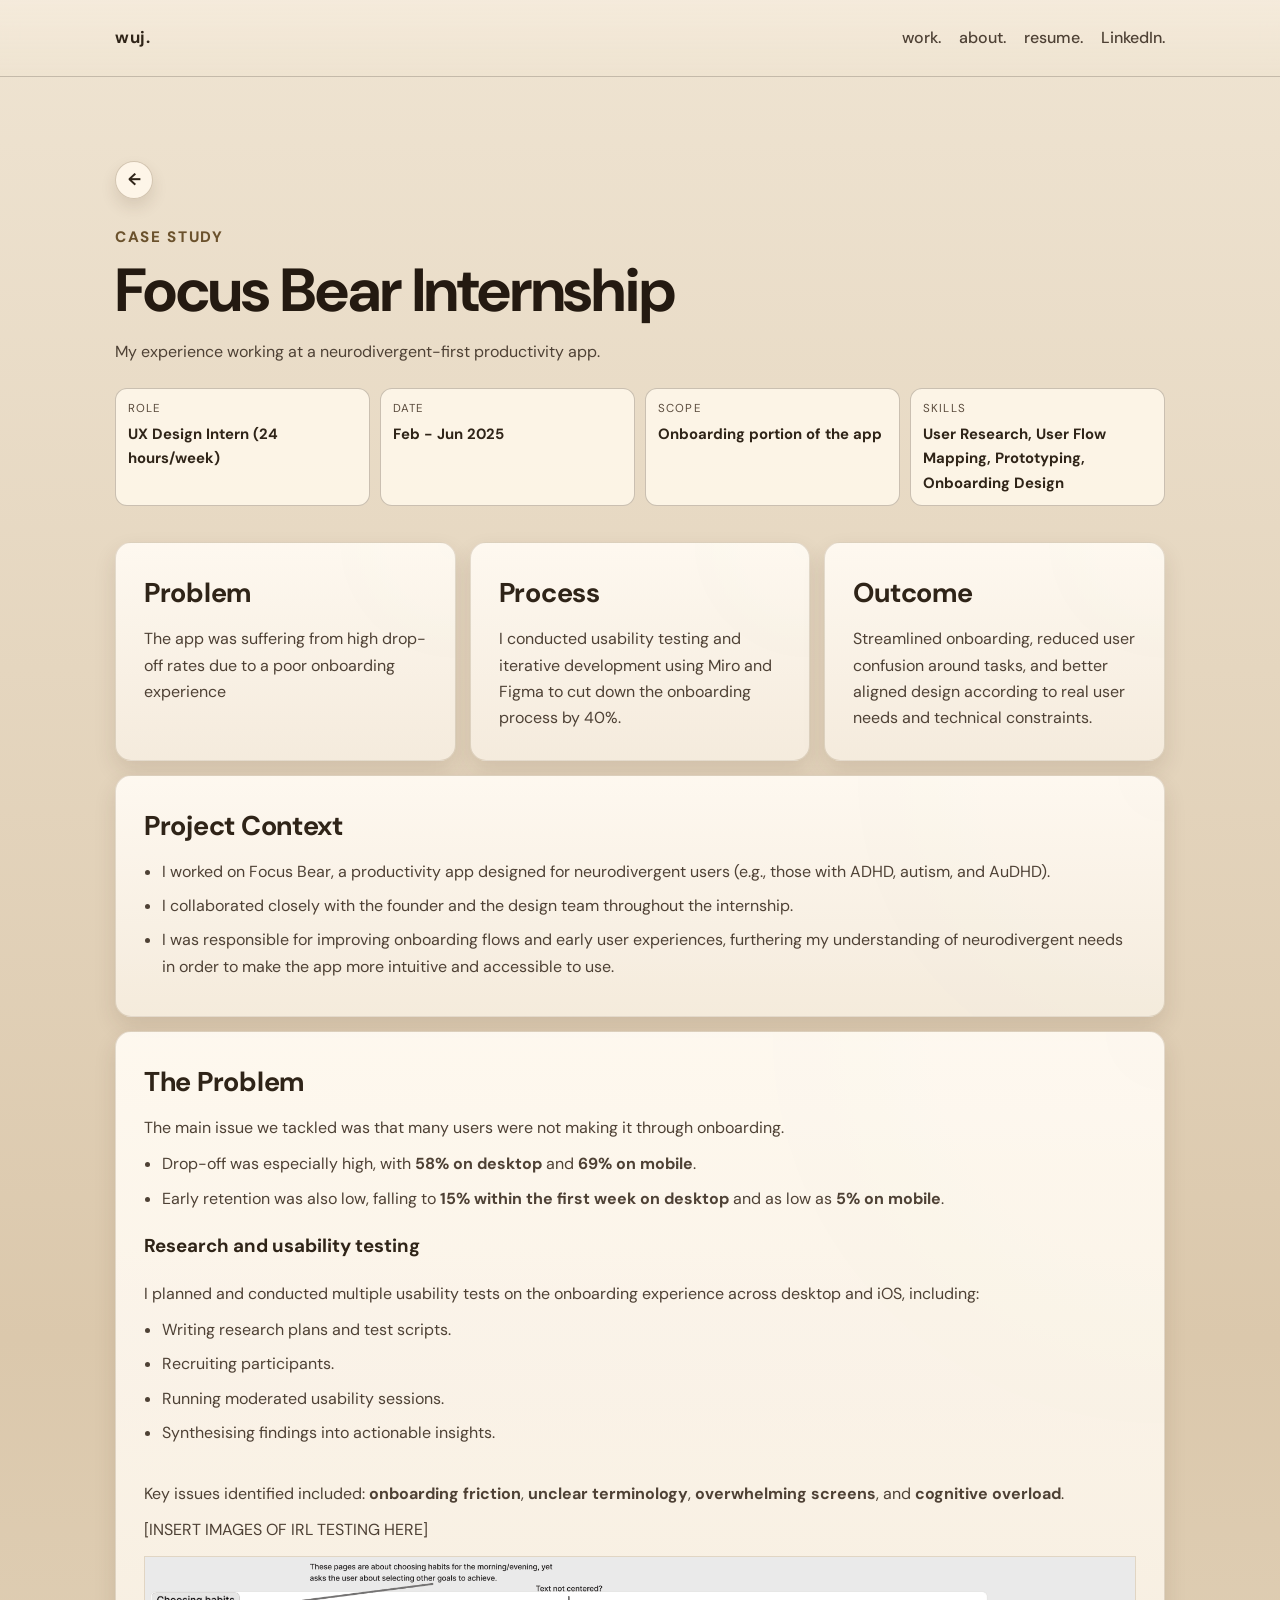
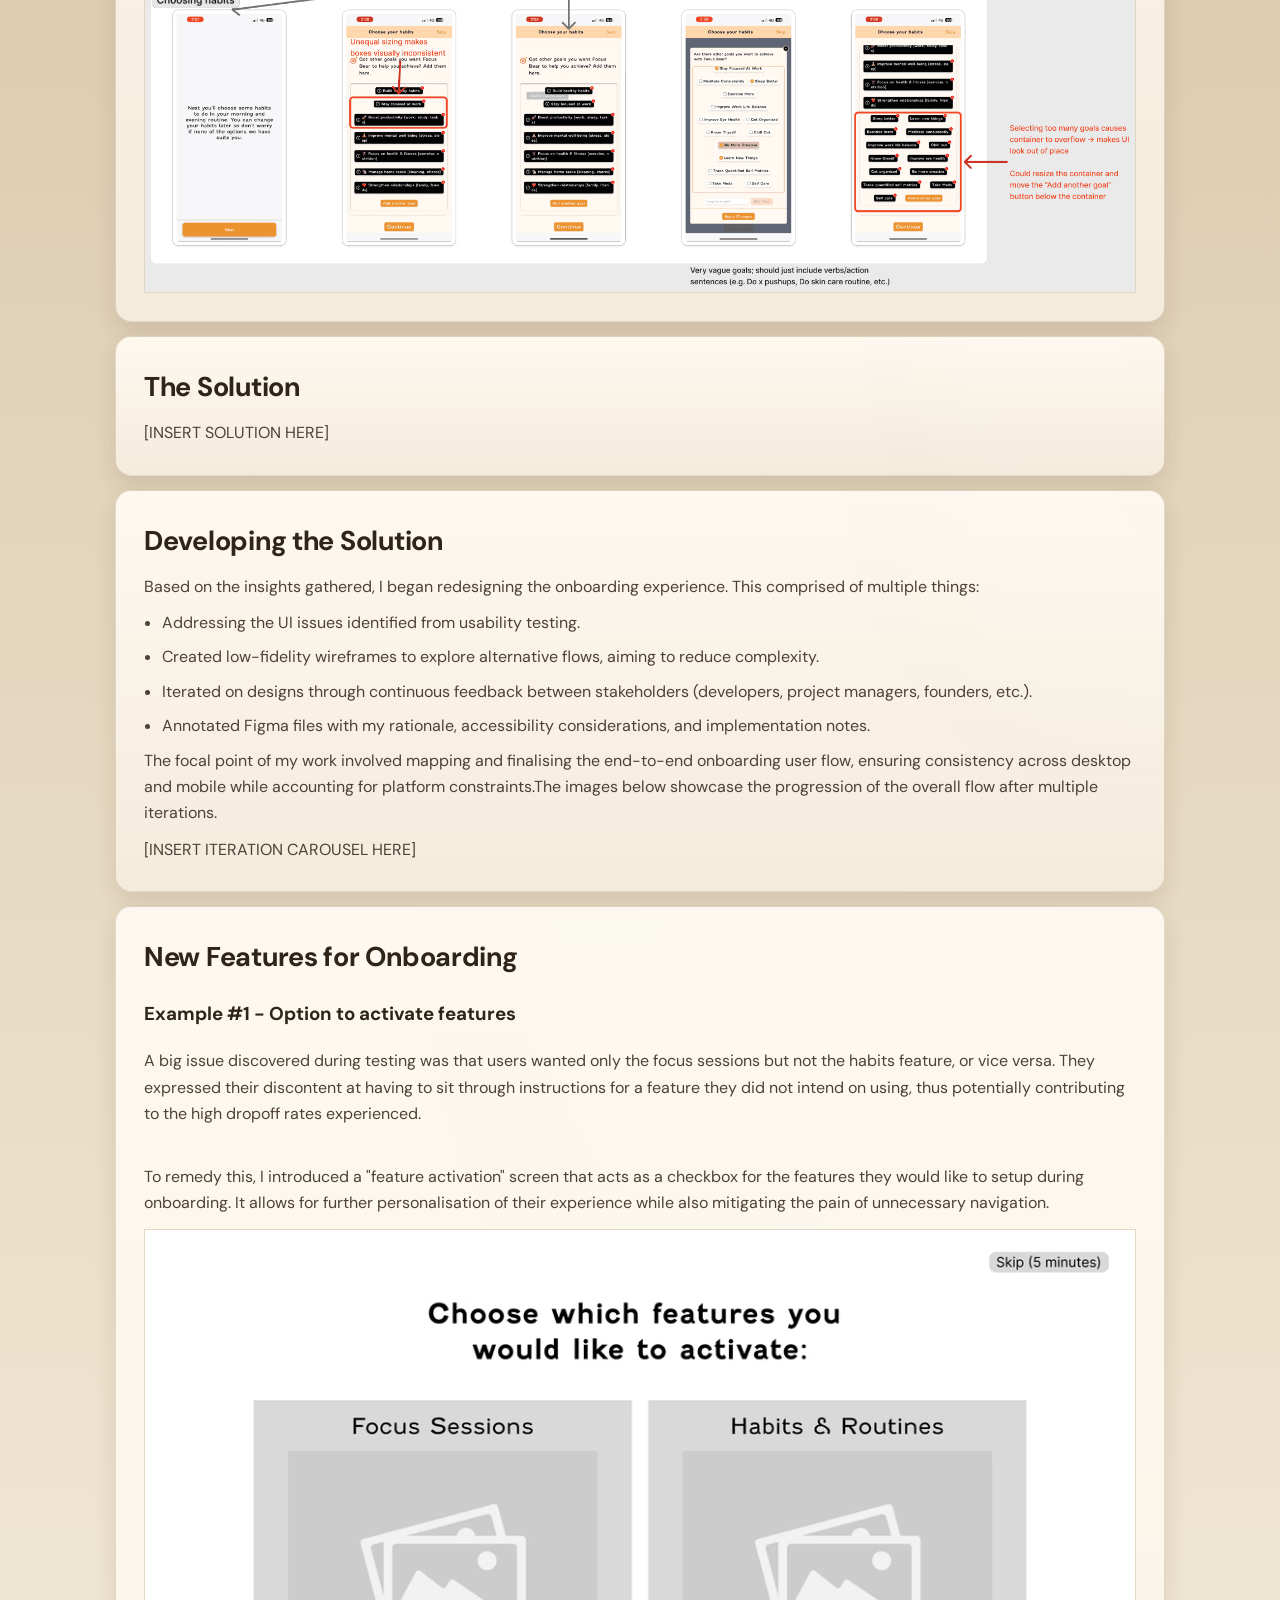
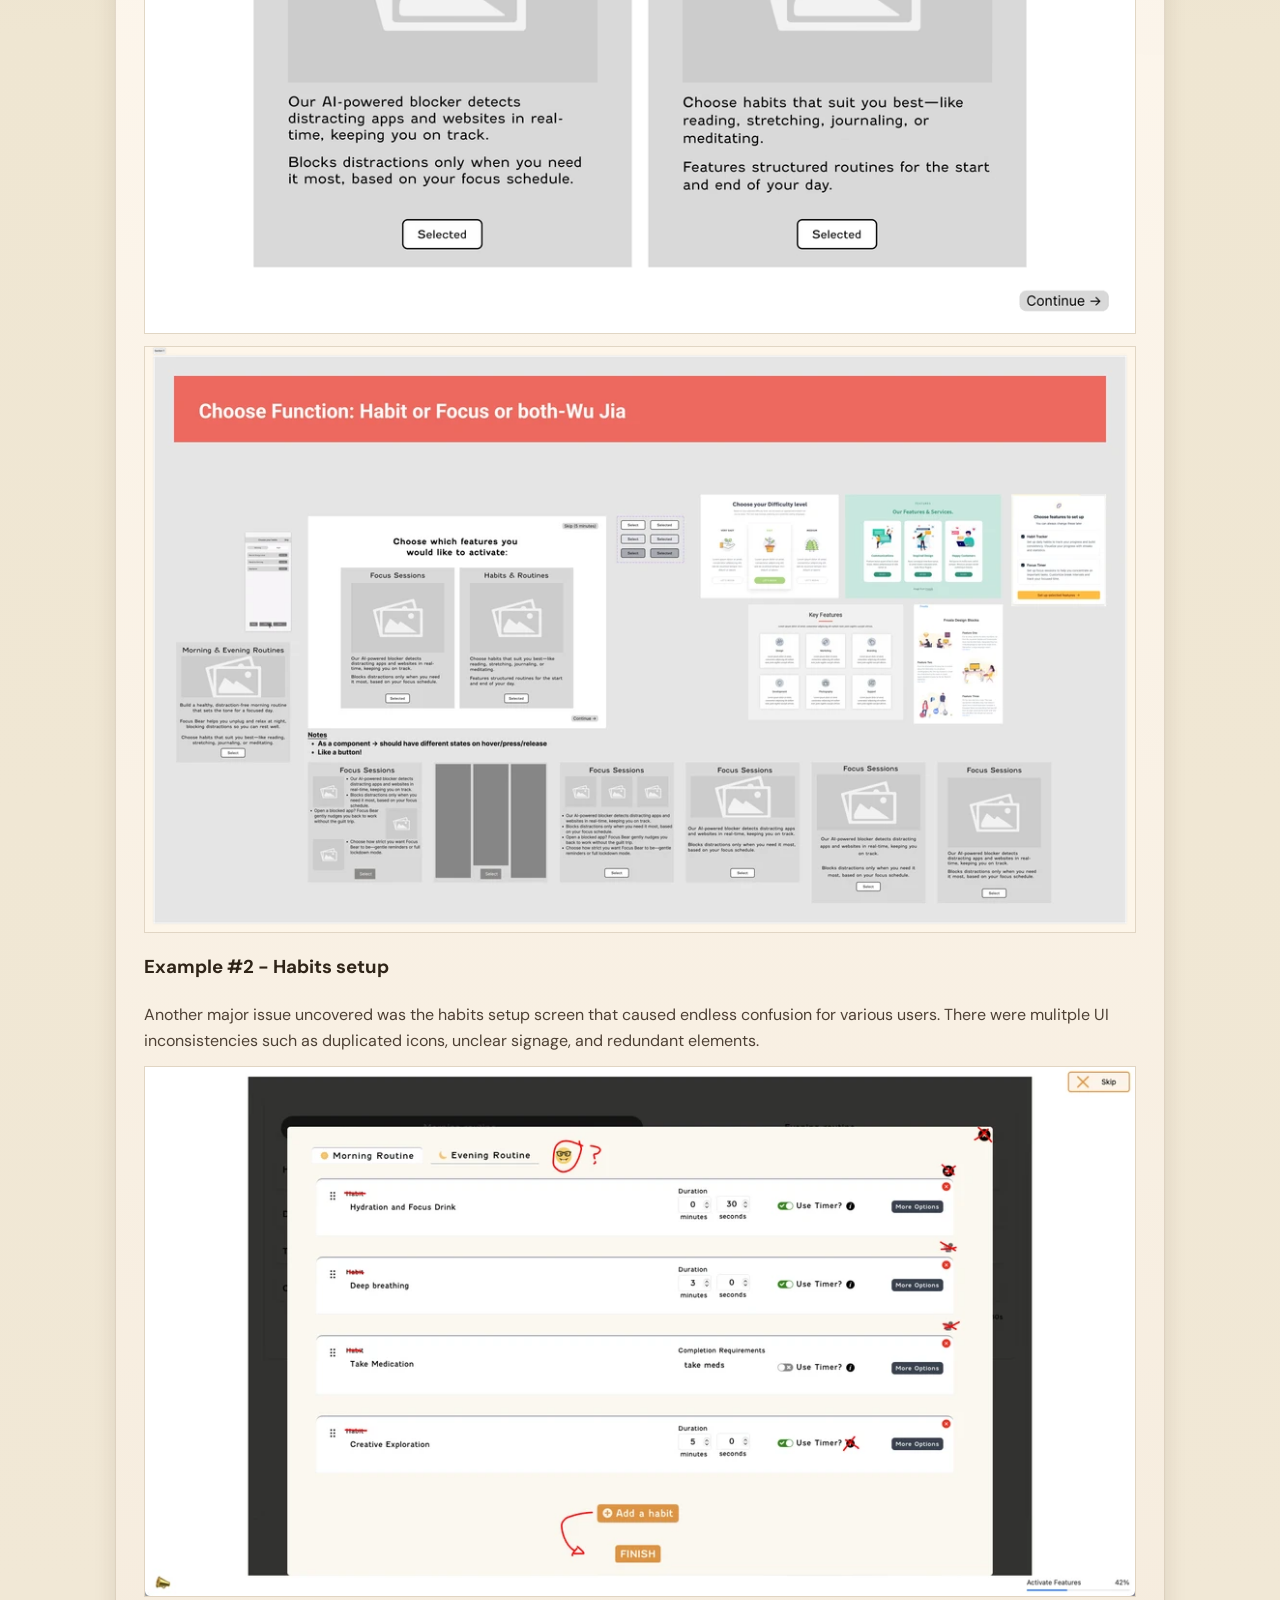
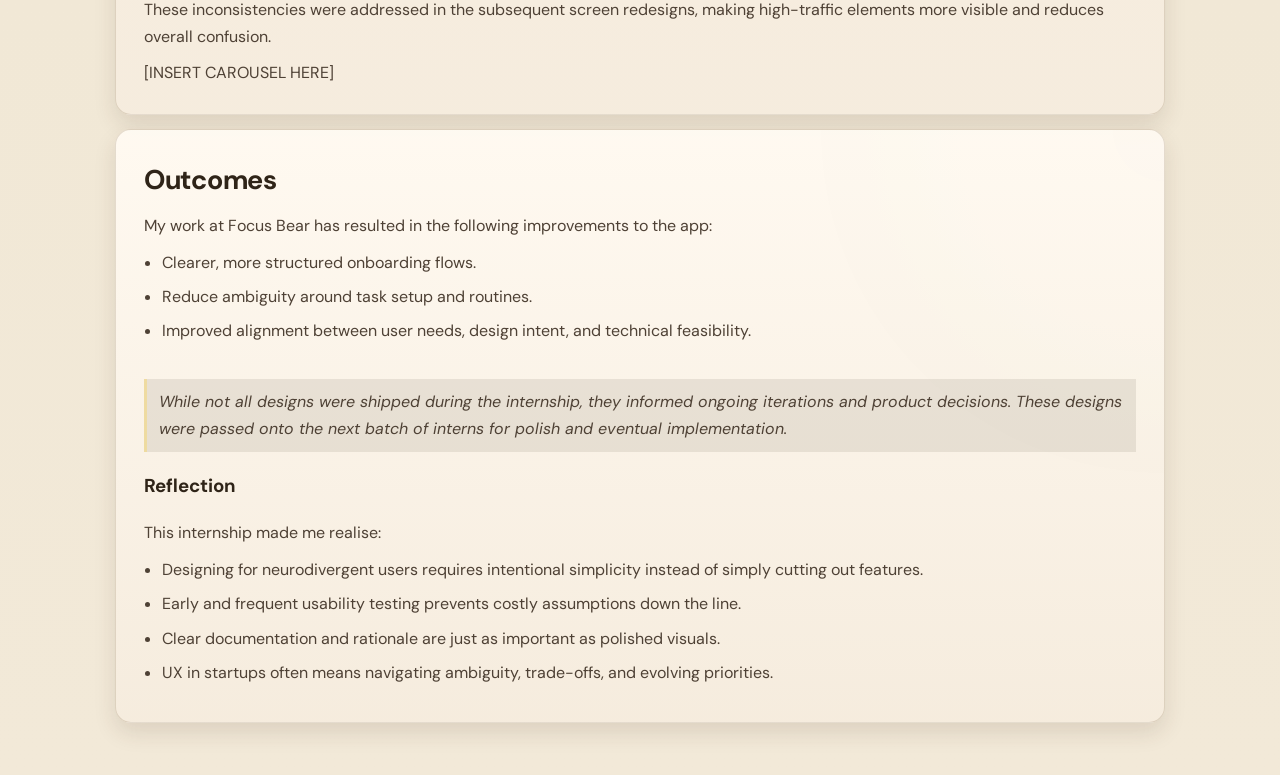
<file: focus-bear.html>
<!DOCTYPE html>
<html lang="en">

<head>
  <meta charset="UTF-8">
  <meta name="viewport" content="width=device-width, initial-scale=1.0">
  <title>Focus Bear | Wu Jia Tan</title>
  <meta name="description" content="Focus Bear: a neurodivergent-first productivity app.">
  <link rel="preconnect" href="https://fonts.googleapis.com">
  <link rel="preconnect" href="https://fonts.gstatic.com" crossorigin>
  <link href="https://fonts.googleapis.com/css2?family=DM+Sans:wght@400;500;700;800&display=swap" rel="stylesheet">
  <link rel="stylesheet" href="./case-study.css">
</head>

<body>
  <header class="site-header">
    <div class="container nav-wrap">
      <a class="brand" href="./index.html">wuj.</a>
      <nav class="nav-links" aria-label="Primary">
        <a href="./index.html#work">work.</a>
        <a href="./index.html#about">about.</a>
        <a href="https://docs.google.com/document/d/10b4PqQH9OFdc1C3rZleHUP9OdImcb5h3JZwrV510hfc/edit?usp=sharing" target="_blank">resume.</a>
        <a href="https://www.linkedin.com/in/wujiatan/" target="_blank" rel="noopener">LinkedIn.</a>
      </nav>
    </div>
  </header>

  <main class="container">
    <section class="hero">
      <div class="header-left">
        <a class="back-circle back-circle-header" href="./index.html#work" aria-label="Go back to selected work">←</a>
      </div>
      <br>
      <p class="eyebrow">Case Study</p>
      <h1>Focus Bear Internship</h1>
      <p class="hero-sub">
        My experience working at a neurodivergent-first productivity app.
      </p>

      <!-- TODO: Add a hero image for Focus Bear? -->
      <!-- <figure class="hero-image-wrap">
        <img src="./images/rbg-usability-study/hero.avif" alt="Royal Botanic Gardens usability study hero visual"
          class="hero-image">
      </figure> -->

      <div class="meta-grid">
        <div class="meta-item">
          <div class="meta-label">Role</div>
          <div class="meta-value">UX Design Intern (24 hours/week)</div>
        </div>
        <div class="meta-item">
          <div class="meta-label">Date</div>
          <div class="meta-value">Feb - Jun 2025</div>
        </div>
        <div class="meta-item">
          <div class="meta-label">Scope</div>
          <div class="meta-value">Onboarding portion of the app</div>
        </div>
        <div class="meta-item">
          <div class="meta-label">Skills</div>
          <div class="meta-value">User Research, User Flow Mapping, Prototyping, Onboarding Design</div>
        </div>
      </div>
    </section>

    <section class="cards">
      <article class="card" id="tldr-problem">
        <h2>Problem</h2>
        <p>The app was suffering from high drop-off rates due to a poor onboarding experience</p>
      </article>

      <article class="card" id="tldr-process">
        <h2>Process</h2>
        <p>I conducted usability testing and iterative development using Miro and Figma to cut down the onboarding process by 40%.</p>
      </article>

      <article class="card" id="tldr-outcome">
        <h2>Outcome</h2>
        <p>Streamlined onboarding, reduced user confusion around tasks, and better aligned design according to real user needs and technical constraints.</p>
      </article>

      <article class="card" id="context">
        <h2>Project Context</h2>
        <ul class="list">
          <li>I worked on Focus Bear, a productivity app designed for neurodivergent users (e.g., those with ADHD, autism, and AuDHD).</li>
          <li>I collaborated closely with the founder and the design team throughout the internship.</li>
          <li>I was responsible for improving onboarding flows and early user experiences, furthering my understanding of neurodivergent needs in order to make the app more intuitive and accessible to use.</li>
        </ul>
      </article>

      <article class="card" id="problem">
        <h2>The Problem</h2>
        <p>
          The main issue we tackled was that many users were not making it through onboarding.
        </p>
        <!-- TODO: Potentially change this to metric chips similar to the RBG case study? -->
        <ul class="list">
            <li>Drop-off was especially high, with <b>58% on desktop</b> and <b>69% on mobile</b>.</li>
            <li>Early retention was also low, falling to <b>15% within the first week on desktop</b> and as low as <b>5% on mobile</b>.</li>
        </ul>
        <h3>Research and usability testing</h3>
        <p>I planned and conducted multiple usability tests on the onboarding experience across desktop and iOS, including:</p>
        <ul class="list">
            <li>Writing research plans and test scripts.</li>
            <li>Recruiting participants.</li>
            <li>Running moderated usability sessions.</li>
            <li>Synthesising findings into actionable insights.</li>
        </ul>
        <br>
        <p>Key issues identified included: <b>onboarding friction</b>, <b>unclear terminology</b>, <b>overwhelming screens</b>, and <b>cognitive overload</b>.</p>
        <!-- TODO -->
        <p>[INSERT IMAGES OF IRL TESTING HERE]</p>
        <div class="result-images result-images-single result-images-fullwidth">
          <img class="result-image" src="./images/focus-bear/problem2.png"
            alt="An example of the issues identified during onboarding for the iOS app">
        </div>
      </article>

      <article class="card" id="results">
        <h2>The Solution</h2>
        <!-- TODO -->
        <p>[INSERT SOLUTION HERE]</p>
      </article>

      <!-- TODO: Add grey, italicised caption text underneath each image! -->
      <article class="card" id="solution">
        <h2>Developing the Solution</h2>
        <p>Based on the insights gathered, I began redesigning the onboarding experience. This comprised of multiple things:
        </p>
        <ul class="list">
            <li>Addressing the UI issues identified from usability testing.</li>
            <li>Created low-fidelity wireframes to explore alternative flows, aiming to reduce complexity.</li>
            <li>Iterated on designs through continuous feedback between stakeholders (developers, project managers, founders, etc.).</li>
            <li>Annotated Figma files with my rationale, accessibility considerations, and implementation notes.</li>
        </ul>
        <p>The focal point of my work involved mapping and finalising the end-to-end onboarding user flow, ensuring consistency across desktop and mobile while accounting for platform constraints.The images below showcase the progression of the overall flow after multiple iterations.</p>
        <!-- TODO -->
        <p>[INSERT ITERATION CAROUSEL HERE]</p>
      </article>

      <article class="card" id="solution">
        <h2>New Features for Onboarding</h2>
        <h3> Example #1 - Option to activate features</h3>
        <p>A big issue discovered during testing was that users wanted only the focus sessions but not the habits feature, or vice versa. They expressed their discontent at having to sit through instructions for a feature they did not intend on using, thus potentially contributing to the high dropoff rates experienced.
        </p>
        <br>
        <p>To remedy this, I introduced a "feature activation" screen that acts as a checkbox for the features they would like to setup during onboarding. It allows for further personalisation of their experience while also mitigating the pain of unnecessary navigation.</p>
        <div class="result-images result-images-single result-images-fullwidth">
          <img class="result-image" src="./images/focus-bear/new-feature-1-1.avif"
            alt="Low-fidelity mockup of the feature activation screen">
        </div>
        <div class="result-images result-images-single result-images-fullwidth">
          <img class="result-image" src="./images/focus-bear/new-feature-1-2.webp"
            alt="Overview of the feature activation screen; also contains the previous iterations of the components used.">
        </div>
        <h3> Example #2 - Habits setup</h3>
        <p>Another major issue uncovered was the habits setup screen that caused endless confusion for various users. There were mulitple UI inconsistencies such as duplicated icons, unclear signage, and redundant elements.
        </p>
        <div class="result-images result-images-single result-images-fullwidth">
          <img class="result-image" src="./images/focus-bear/new-feature-2-1.webp"
            alt="The verious problems identified in the current interface.">
        </div>
        <p>These inconsistencies were addressed in the subsequent screen redesigns, making high-traffic elements more visible and reduces overall confusion.
        </p>
        <!-- TODO -->
        <p> [INSERT CAROUSEL HERE] </p>
      </article>

      <article class="card" id="reflection">
        <h2>Outcomes</h2>
        <p>My work at Focus Bear has resulted in the following improvements to the app:</p>
        <ul class="list">
          <li>Clearer, more structured onboarding flows.</li>
          <li>Reduce ambiguity around task setup and routines.</li>
          <li>Improved alignment between user needs, design intent, and technical feasibility.</li>
        </ul>
        <br>
        <p class="quote">While not all designs were shipped during the internship, they informed ongoing iterations and product decisions. These designs were passed onto the next batch of interns for polish and eventual implementation.</p>
        <h3>Reflection</h3>
        <p>This internship made me realise:</p>
        <ul class="list">
          <li>Designing for neurodivergent users requires intentional simplicity instead of simply cutting out features.</li>
          <li>Early and frequent usability testing prevents costly assumptions down the line.</li>
          <li>Clear documentation and rationale are just as important as polished visuals.</li>
          <li>UX in startups often means navigating ambiguity, trade-offs, and evolving priorities.</li>
        </ul>
      </article>
    </section>
  </main>
</body>

</html>
</file>
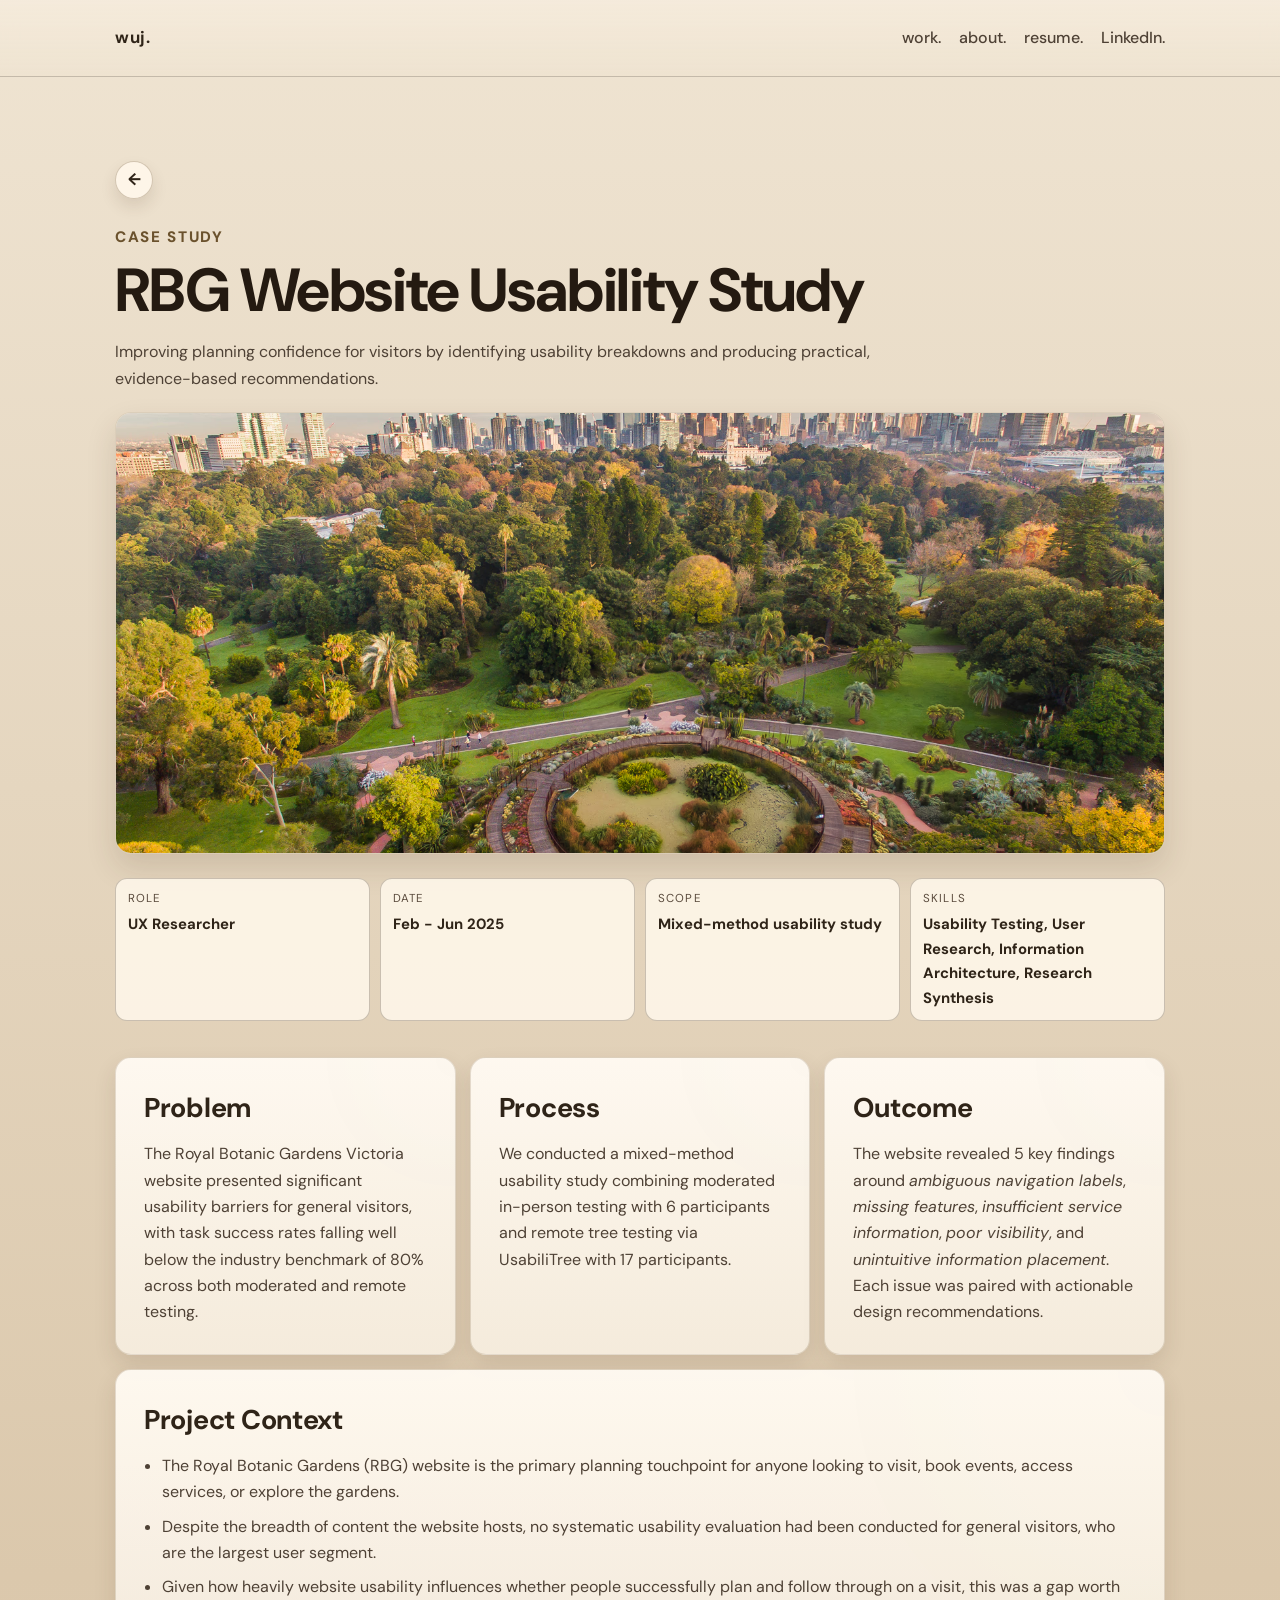
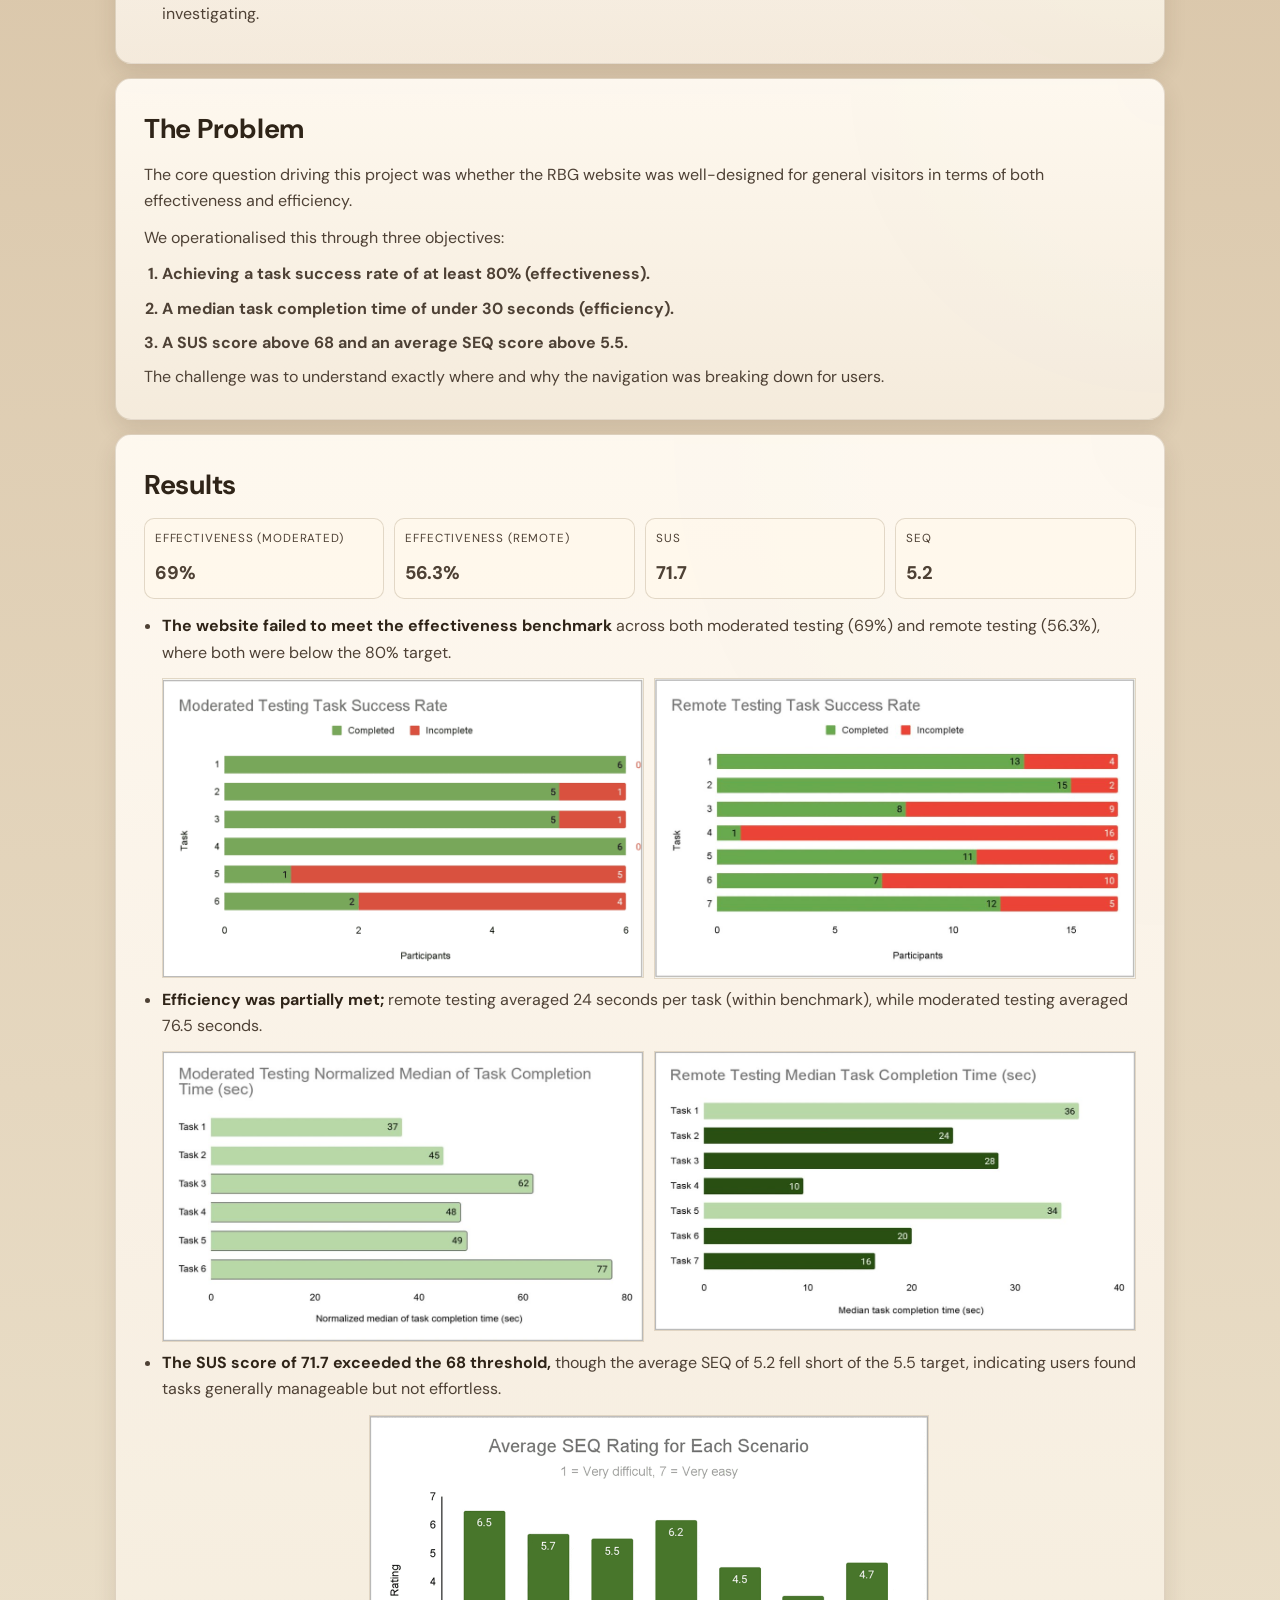
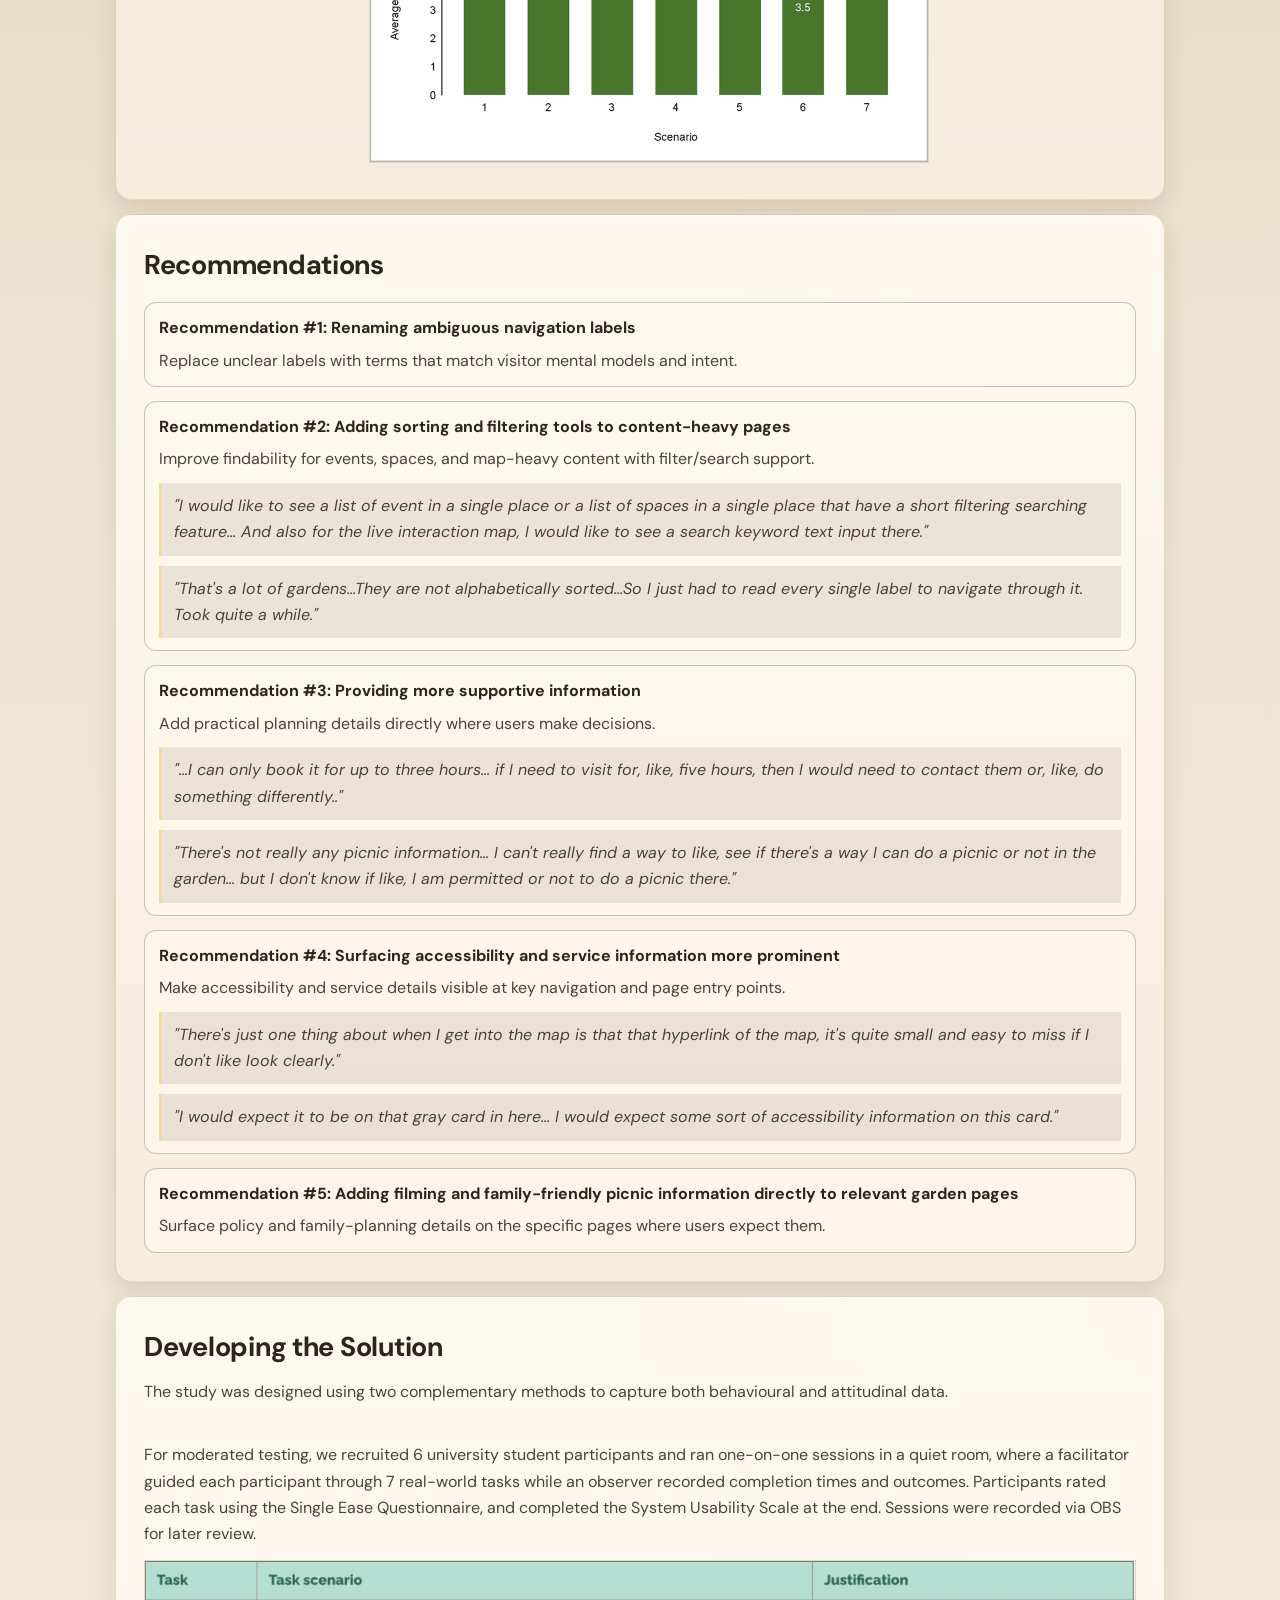
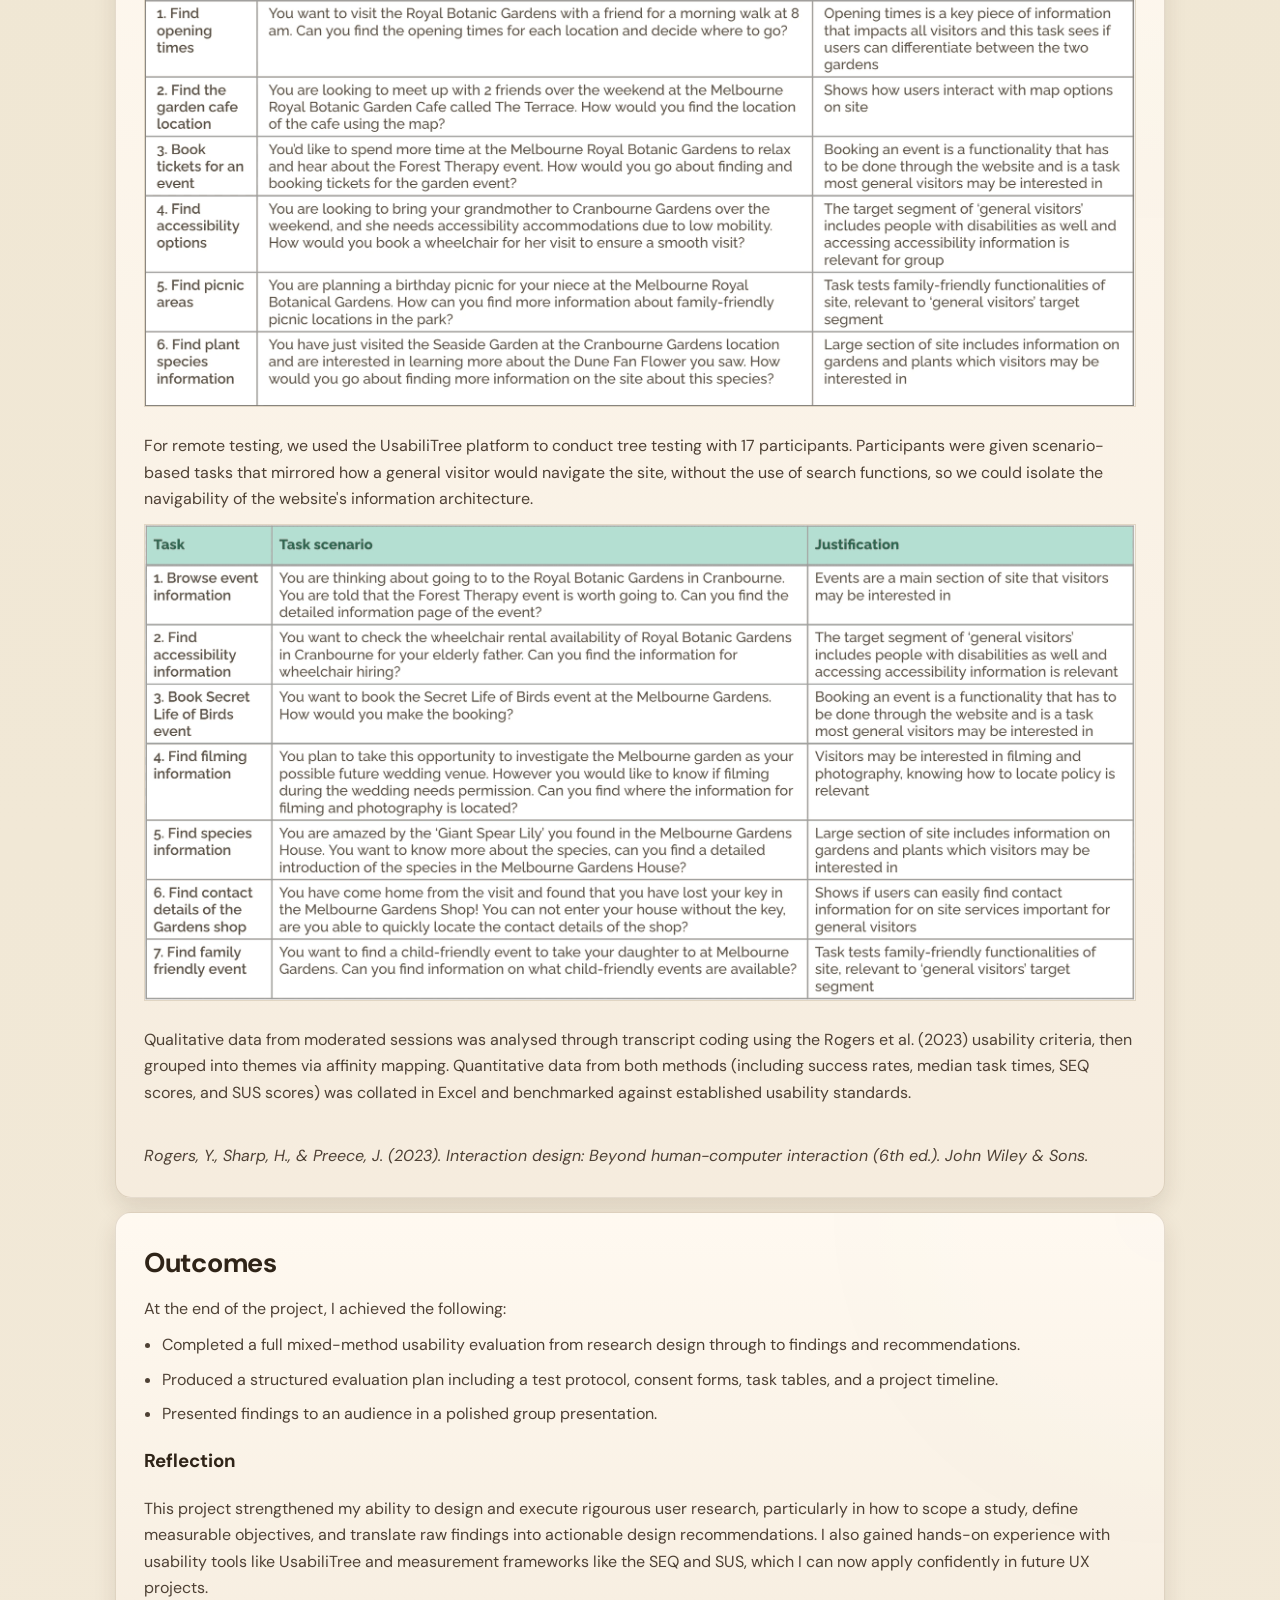
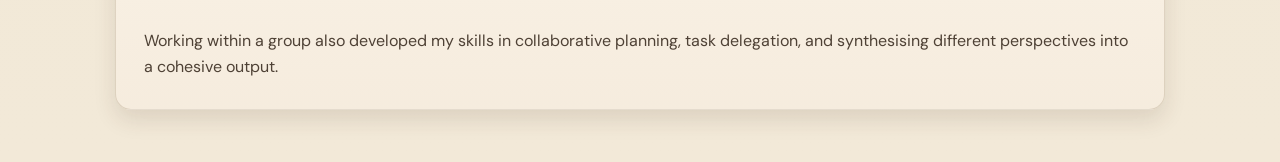
<file: rbg-usability-study.html>
<!DOCTYPE html>
<html lang="en">

<head>
  <meta charset="UTF-8">
  <meta name="viewport" content="width=device-width, initial-scale=1.0">
  <title>RBG Website Usability Study | Wu Jia Tan</title>
  <meta name="description" content="Case study: Royal Botanic Gardens website usability study.">
  <link rel="preconnect" href="https://fonts.googleapis.com">
  <link rel="preconnect" href="https://fonts.gstatic.com" crossorigin>
  <link href="https://fonts.googleapis.com/css2?family=DM+Sans:wght@400;500;700;800&display=swap" rel="stylesheet">
  <link rel="stylesheet" href="./case-study.css">
</head>

<body>
  <header class="site-header">
    <div class="container nav-wrap">
      <a class="brand" href="./index.html">wuj.</a>
      <nav class="nav-links" aria-label="Primary">
        <a href="./index.html#work">work.</a>
        <a href="./index.html#about">about.</a>
        <a href="https://docs.google.com/document/d/10b4PqQH9OFdc1C3rZleHUP9OdImcb5h3JZwrV510hfc/edit?usp=sharing" target="_blank">resume.</a>
        <a href="https://www.linkedin.com/in/wujiatan/" target="_blank" rel="noopener">LinkedIn.</a>
      </nav>
    </div>
  </header>

  <main class="container">
    <section class="hero">
      <div class="header-left">
        <a class="back-circle back-circle-header" href="./index.html#work" aria-label="Go back to selected work">←</a>
      </div>
      <br>
      <p class="eyebrow">Case Study</p>
      <h1>RBG Website Usability Study</h1>
      <p class="hero-sub">
        Improving planning confidence for visitors by identifying usability breakdowns and producing practical,
        evidence-based recommendations.
      </p>

      <figure class="hero-image-wrap">
        <img src="./images/rbg-usability-study/hero.avif" alt="Royal Botanic Gardens usability study hero visual"
          class="hero-image">
      </figure>

      <div class="meta-grid">
        <div class="meta-item">
          <div class="meta-label">Role</div>
          <div class="meta-value">UX Researcher</div>
        </div>
        <div class="meta-item">
          <div class="meta-label">Date</div>
          <div class="meta-value">Feb - Jun 2025</div>
        </div>
        <div class="meta-item">
          <div class="meta-label">Scope</div>
          <div class="meta-value">Mixed-method usability study</div>
        </div>
        <div class="meta-item">
          <div class="meta-label">Skills</div>
          <div class="meta-value">Usability Testing, User Research, Information Architecture, Research Synthesis</div>
        </div>
      </div>
    </section>

    <section class="cards">
      <article class="card" id="tldr-problem">
        <h2>Problem</h2>
        <p>The Royal Botanic Gardens Victoria website presented significant usability barriers for general visitors,
          with task success rates falling well below the industry benchmark of 80% across both moderated and remote
          testing.</p>
      </article>

      <article class="card" id="tldr-process">
        <h2>Process</h2>
        <p>We conducted a mixed-method usability study combining moderated in-person testing with 6 participants and
          remote tree testing via UsabiliTree with 17 participants.</p>
      </article>

      <article class="card" id="tldr-outcome">
        <h2>Outcome</h2>
        <p>The website revealed 5 key findings around <em>ambiguous navigation labels</em>, <em>missing features</em>,
          <em>insufficient service information</em>, <em>poor visibility</em>, and <em>unintuitive information
            placement</em>. Each issue was paired with actionable design recommendations.</p>
      </article>

      <article class="card" id="context">
        <h2>Project Context</h2>
        <ul class="list">
          <li>The Royal Botanic Gardens (RBG) website is the primary planning touchpoint for anyone looking to visit,
            book events, access services, or explore the gardens.</li>
          <li>Despite the breadth of content the website hosts, no systematic usability evaluation had been conducted
            for general visitors, who are the largest user segment.</li>
          <li>Given how heavily website usability influences whether people successfully plan and follow through on a
            visit, this was a gap worth investigating.</li>
        </ul>
      </article>

      <article class="card" id="problem">
        <h2>The Problem</h2>
        <p>
          The core question driving this project was whether the RBG website was well-designed for general visitors in
          terms of both effectiveness and efficiency.
        </p>
        <p>We operationalised this through three objectives:</p>
        <ol class="list">
          <b>
            <li>Achieving a task success rate of at least 80% (effectiveness).</li>
            <li>A median task completion time of under 30 seconds (efficiency).</li>
            <li>A SUS score above 68 and an average SEQ score above 5.5.</li>
          </b>
        </ol>
        <p>
          The challenge was to understand exactly where and why the navigation was breaking down for users.
        </p>
      </article>

      <article class="card" id="results">
        <h2>Results</h2>
        <div class="metrics-grid" aria-label="Study metrics">
          <div class="metric-chip">
            <p class="metric-label">Effectiveness (moderated)</p>
            <p class="metric-value">69%</p>
          </div>
          <div class="metric-chip">
            <p class="metric-label">Effectiveness (remote)</p>
            <p class="metric-value">56.3%</p>
          </div>
          <div class="metric-chip">
            <p class="metric-label">SUS</p>
            <p class="metric-value">71.7</p>
          </div>
          <div class="metric-chip">
            <p class="metric-label">SEQ</p>
            <p class="metric-value">5.2</p>
          </div>
        </div>
        <ul class="list">
          <li>
            <span class="inline-highlight">The website failed to meet the effectiveness benchmark</span> across both
            moderated testing (69%) and remote testing (56.3%), where both were below the 80% target.
            <div class="result-images">
              <img class="result-image" src="./images/rbg-usability-study/results1.png"
                alt="Effectiveness results visual 1 for moderated and remote testing">
              <img class="result-image" src="./images/rbg-usability-study/results2.jpg"
                alt="Effectiveness results visual 2 showing benchmark comparison">
            </div>
          </li>
          <li>
            <span class="inline-highlight">Efficiency was partially met;</span> remote testing averaged 24 seconds per
            task (within benchmark), while moderated testing averaged 76.5 seconds.
            <div class="result-images">
              <img class="result-image" src="./images/rbg-usability-study/results3.jpg"
                alt="Efficiency results visual 1 with task completion times">
              <img class="result-image" src="./images/rbg-usability-study/results4.jpg"
                alt="Efficiency results visual 2 comparing moderated and remote time">
            </div>
          </li>
          <li>
            <span class="inline-highlight">The SUS score of 71.7 exceeded the 68 threshold,</span> though the average
            SEQ of 5.2 fell short of the 5.5 target, indicating users found tasks generally manageable but not
            effortless.
            <div class="result-images result-images-single">
              <img class="result-image" src="./images/rbg-usability-study/results5.png"
                alt="SUS and SEQ results visual">
            </div>
          </li>
        </ul>
      </article>

      <article class="card" id="recommendations">
        <h2>Recommendations</h2>

        <div class="recommendation">
          <h3>Recommendation #1: Renaming ambiguous navigation labels</h3>
          <p>Replace unclear labels with terms that match visitor mental models and intent.</p>
        </div>

        <div class="recommendation">
          <h3>Recommendation #2: Adding sorting and filtering tools to content-heavy pages</h3>
          <p>Improve findability for events, spaces, and map-heavy content with filter/search support.</p>
          <p class="quote">"I would like to see a list of event in a single place or a list of spaces in a single place
            that have a short filtering searching feature... And also for the live interaction map, I would like to see
            a search keyword text input there."</p>
          <p class="quote">"That's a lot of gardens...They are not alphabetically sorted...So I just had to read every
            single label to navigate through it. Took quite a while."</p>
        </div>

        <div class="recommendation">
          <h3>Recommendation #3: Providing more supportive information</h3>
          <p>Add practical planning details directly where users make decisions.</p>
          <p class="quote">"...I can only book it for up to three hours... if I need to visit for, like, five hours,
            then I would need to contact them or, like, do something differently.."</p>
          <p class="quote">"There's not really any picnic information... I can't really find a way to like, see if
            there's a way I can do a picnic or not in the garden... but I don't know if like, I am permitted or not to
            do a picnic there."</p>
        </div>

        <div class="recommendation">
          <h3>Recommendation #4: Surfacing accessibility and service information more prominent</h3>
          <p>Make accessibility and service details visible at key navigation and page entry points.</p>
          <p class="quote">"There's just one thing about when I get into the map is that that hyperlink of the map, it's
            quite small and easy to miss if I don't like look clearly."</p>
          <p class="quote">"I would expect it to be on that gray card in here... I would expect some sort of
            accessibility information on this card."</p>
        </div>

        <div class="recommendation">
          <h3>Recommendation #5: Adding filming and family-friendly picnic information directly to relevant garden pages
          </h3>
          <p>Surface policy and family-planning details on the specific pages where users expect them.</p>
        </div>
      </article>

      <article class="card" id="solution">
        <h2>Developing the Solution</h2>
        <p>The study was designed using two complementary methods to capture both behavioural and attitudinal data.</p>
        <br>
        <p>
          For moderated testing, we recruited 6 university student participants and ran one-on-one sessions in a quiet
          room, where a facilitator guided each participant through 7 real-world tasks while an observer recorded
          completion times and outcomes. Participants rated each task using the Single Ease Questionnaire, and completed
          the System Usability Scale at the end. Sessions were recorded via OBS for later review.
        </p>
        <div class="result-images result-images-single result-images-fullwidth">
          <img class="result-image" src="./images/rbg-usability-study/moderated-testing-tasks.png"
            alt="Tasks scenarios for moderated testing">
        </div>
        <br>
        <p>
          For remote testing, we used the UsabiliTree platform to conduct tree testing with 17 participants. Participants were given scenario-based tasks that mirrored how a general visitor would navigate the site, without the use of search functions, so we could isolate the navigability of the website's information architecture. 
        </p>
        <div class="result-images result-images-single result-images-fullwidth">
          <img class="result-image" src="./images/rbg-usability-study/remote-testing-tasks.png"
            alt="Tasks scenarios for moderated testing">
        </div>
        <br>
        <p>
          Qualitative data from moderated sessions was analysed through transcript coding using the Rogers et al. (2023) usability criteria, then grouped into themes via affinity mapping. Quantitative data from both methods (including success rates, median task times, SEQ scores, and SUS scores) was collated in Excel and benchmarked against established usability standards.
        </p>
        <br>
        <p>
          <em>Rogers, Y., Sharp, H., & Preece, J. (2023). Interaction design: Beyond human-computer interaction (6th ed.). John Wiley & Sons.</em>
        </p>
      </article>

      <article class="card" id="reflection">
        <h2>Outcomes</h2>
        <p>At the end of the project, I achieved the following:</p>
        <ul class="list">
          <li>Completed a full mixed-method usability evaluation from research design through to findings and recommendations.</li>
          <li>Produced a structured evaluation plan including a test protocol, consent forms, task tables, and a project timeline.</li>
          <li>Presented findings to an audience in a polished group presentation.</li>
        </ul>
        <h3>Reflection</h3>
        <p>
          This project strengthened my ability to design and execute rigourous user research, particularly in how to scope a study, define measurable objectives, and translate raw findings into actionable design recommendations. I also gained hands-on experience with usability tools like UsabiliTree and measurement frameworks like the SEQ and SUS, which I can now apply confidently in future UX projects.
          <br><br>
          Working within a group also developed my skills in collaborative planning, task delegation, and synthesising different perspectives into a cohesive output. 
        </p>
      </article>
    </section>
  </main>
</body>

</html>
</file>
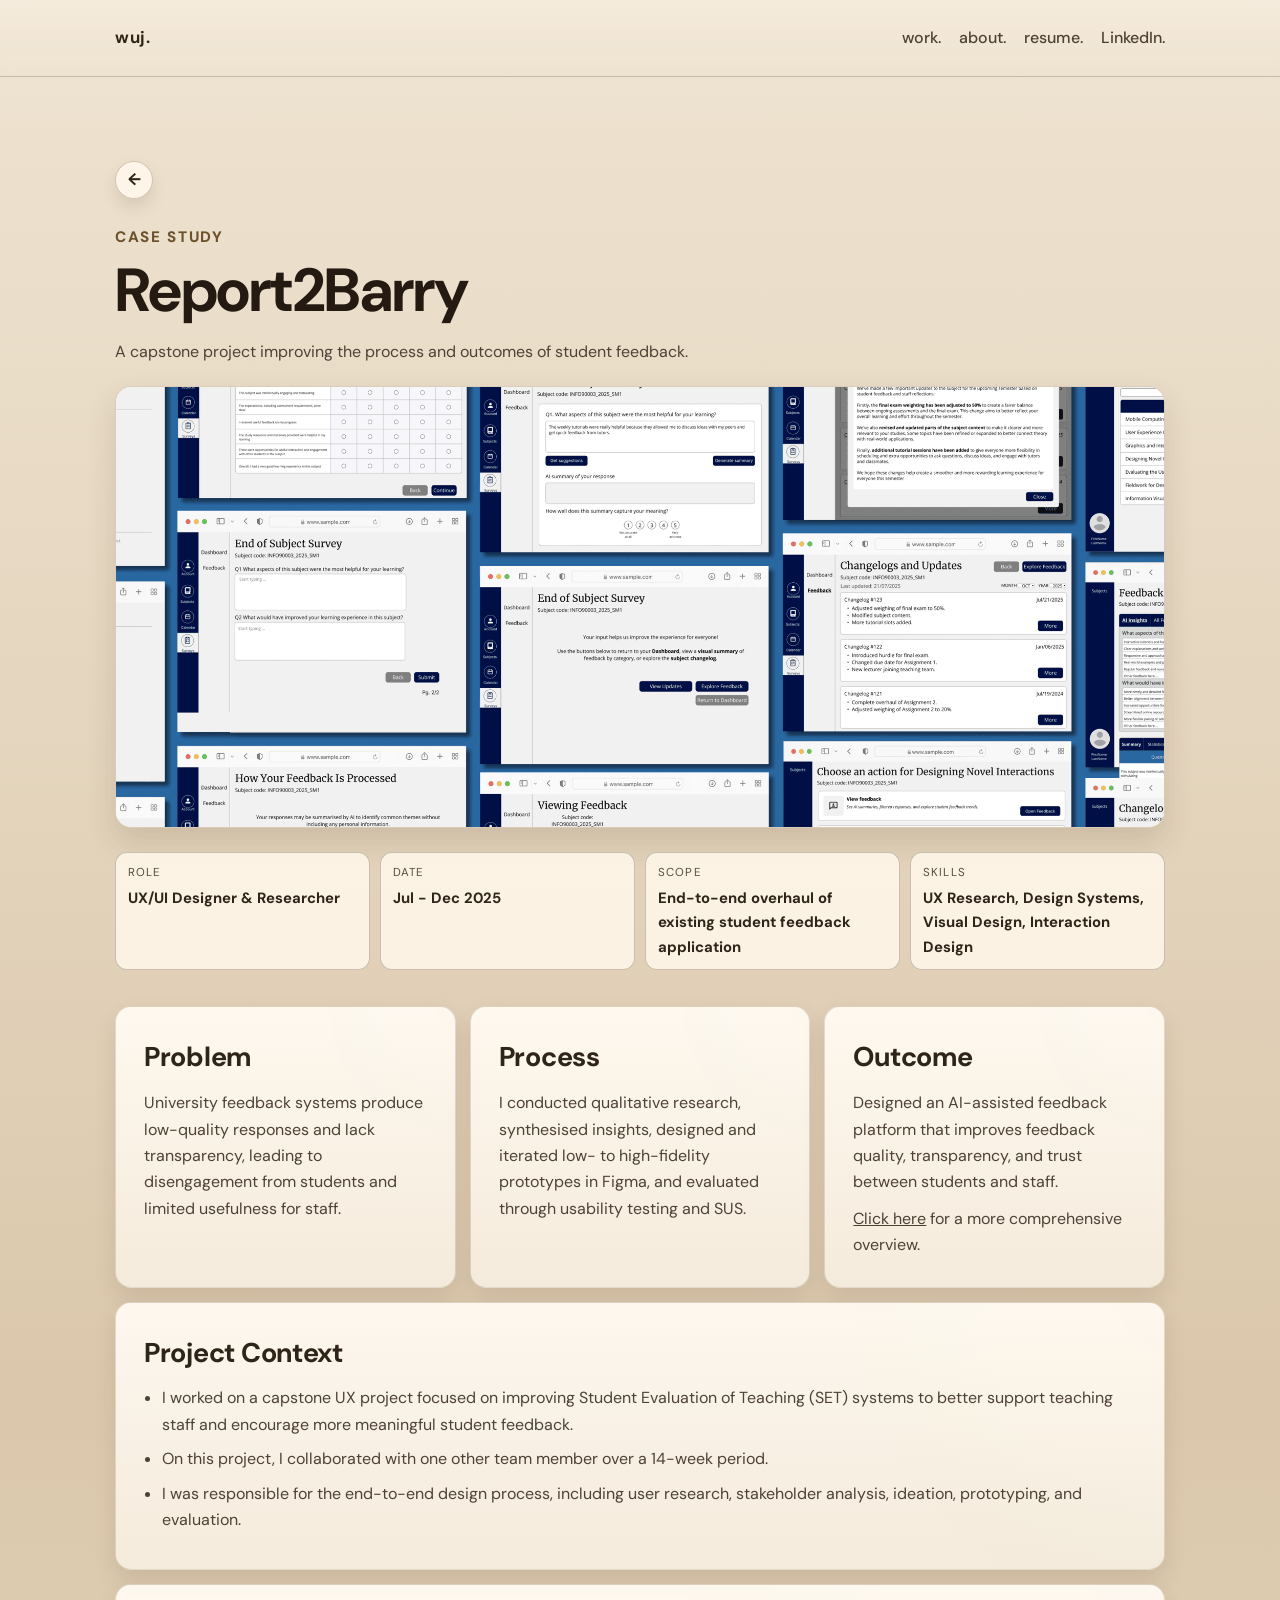
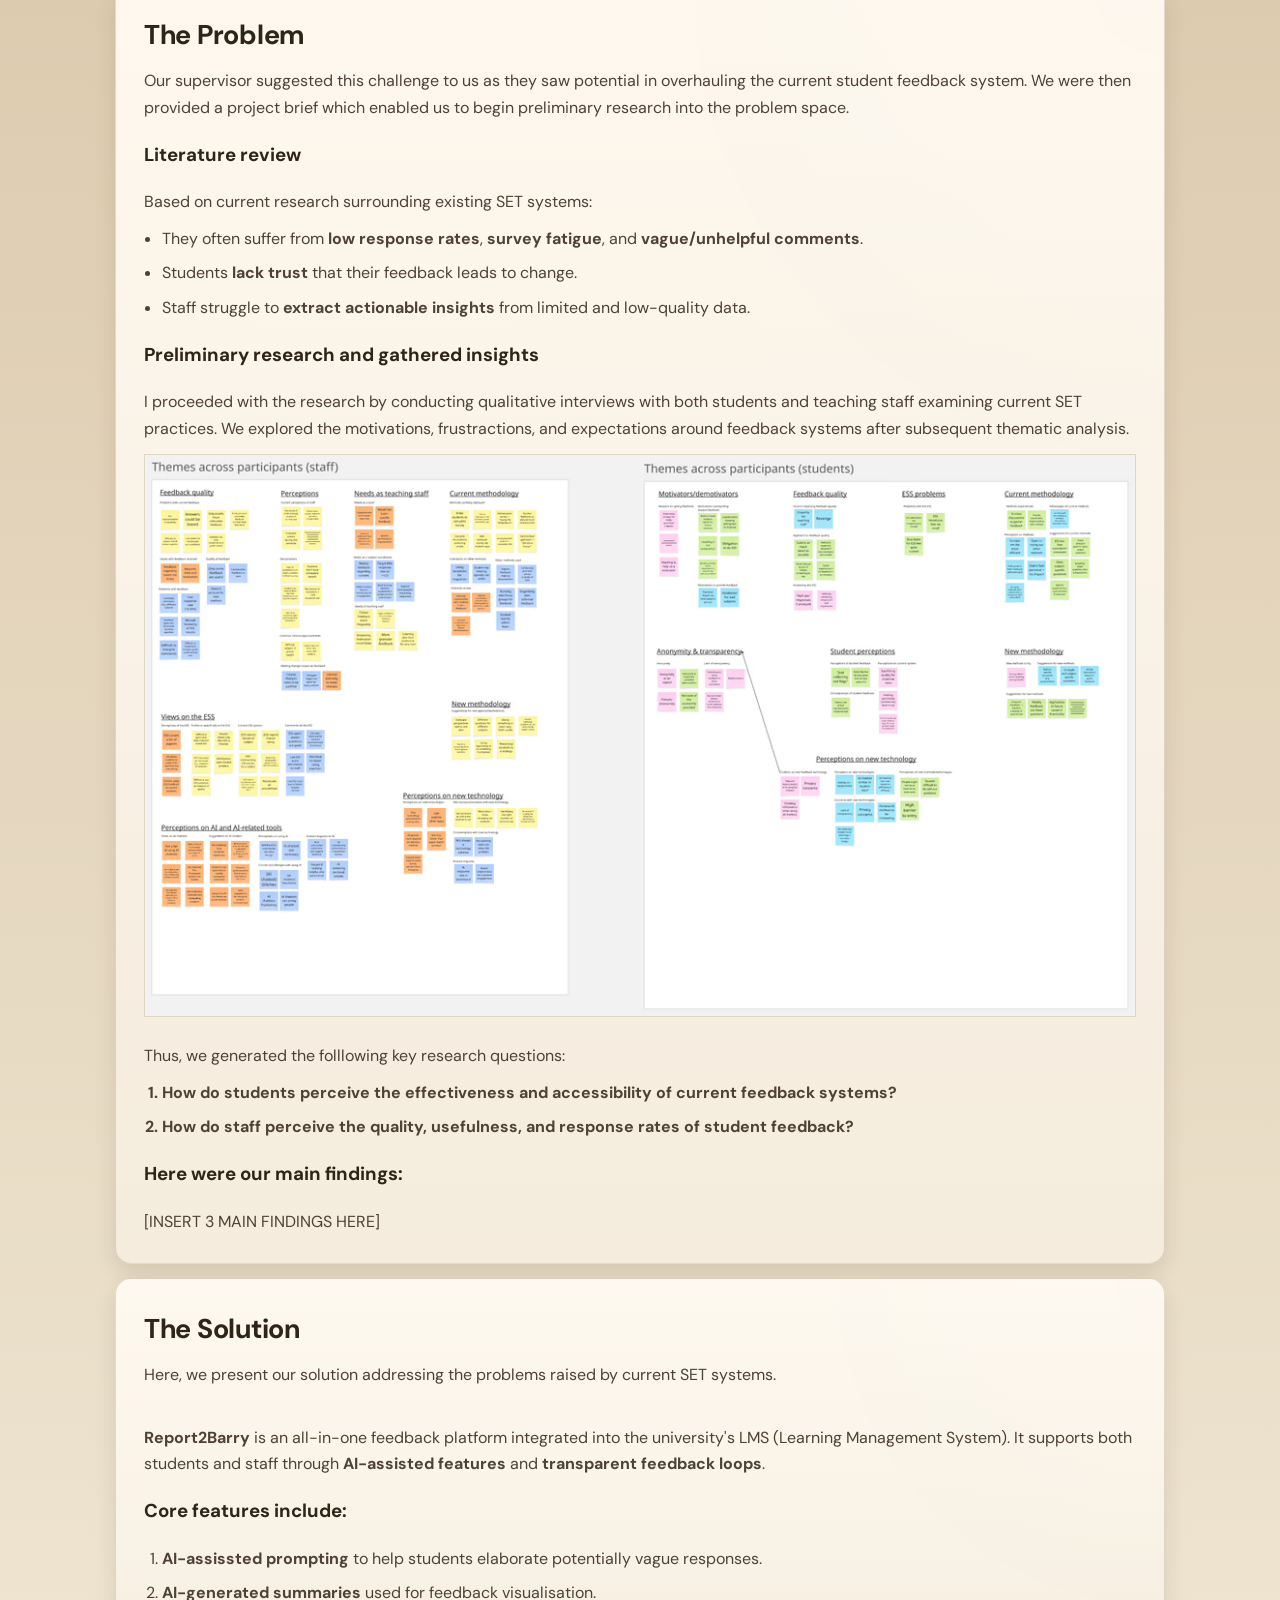
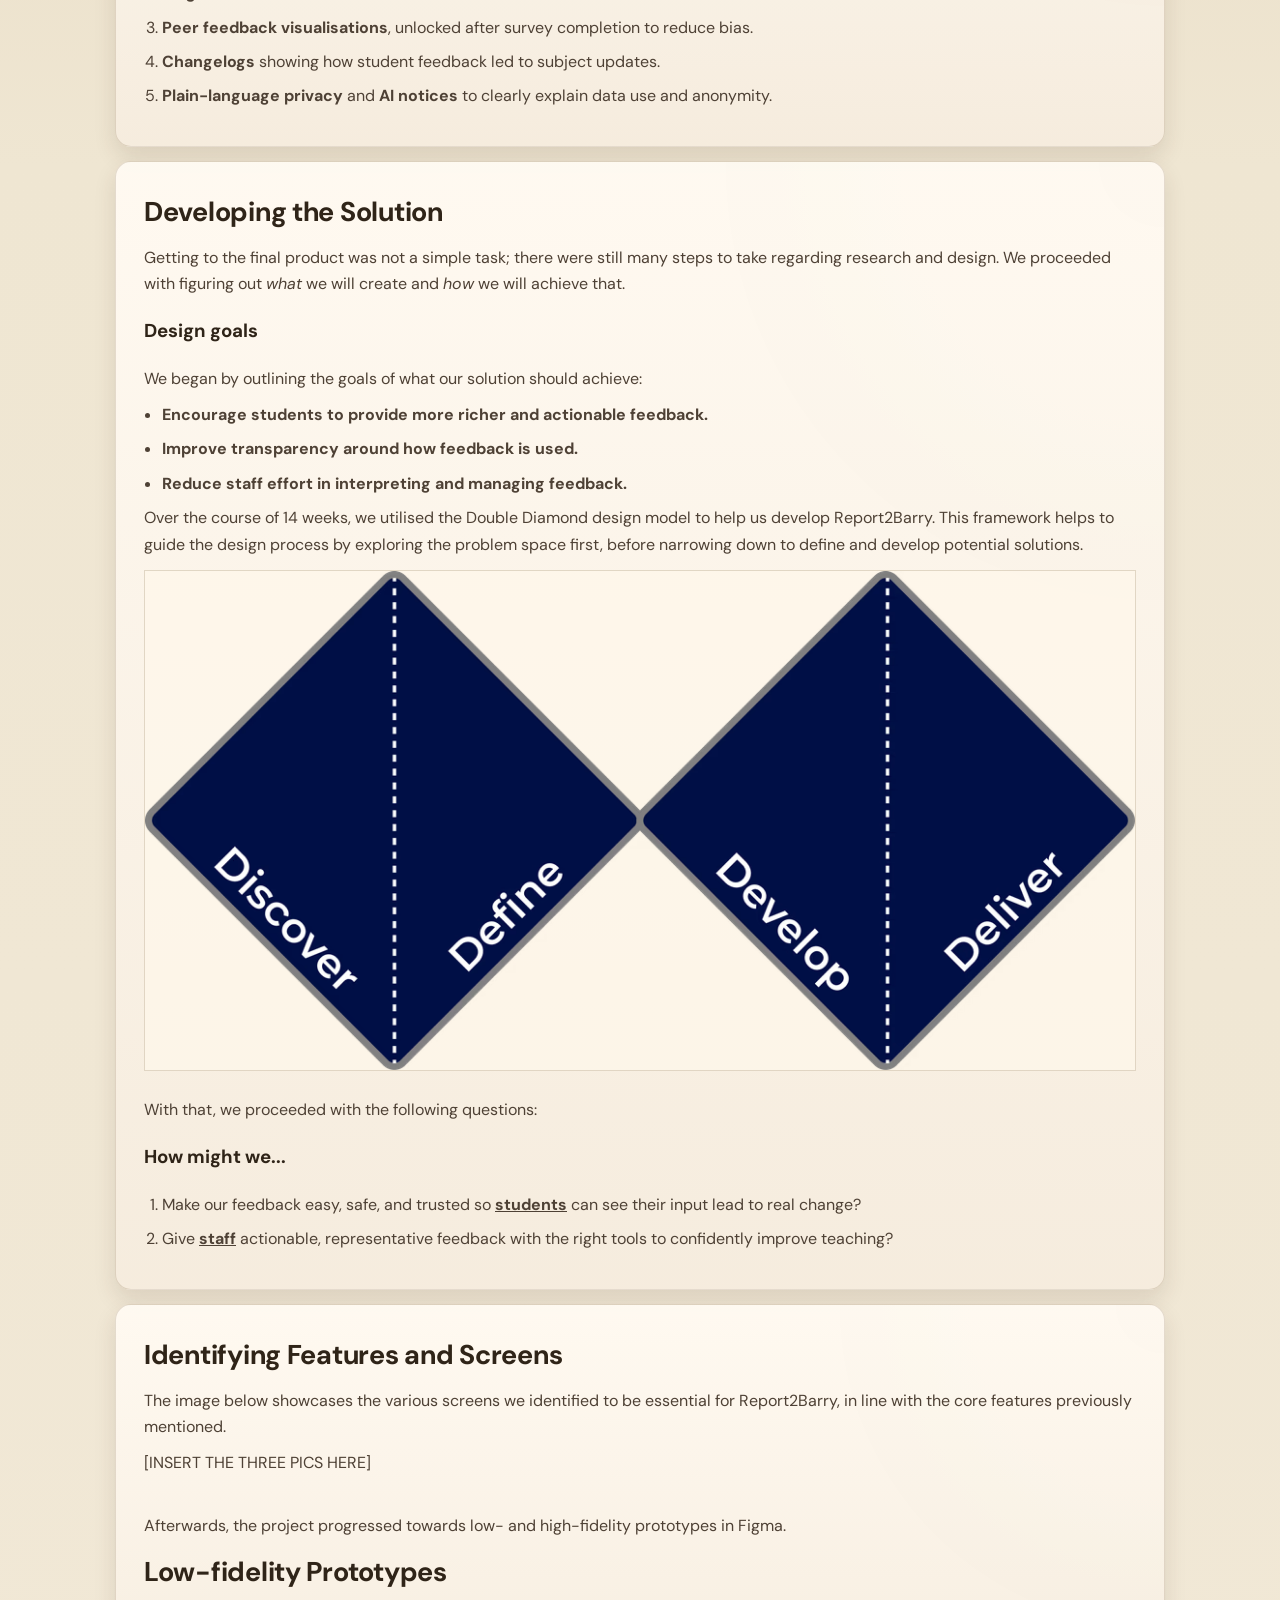
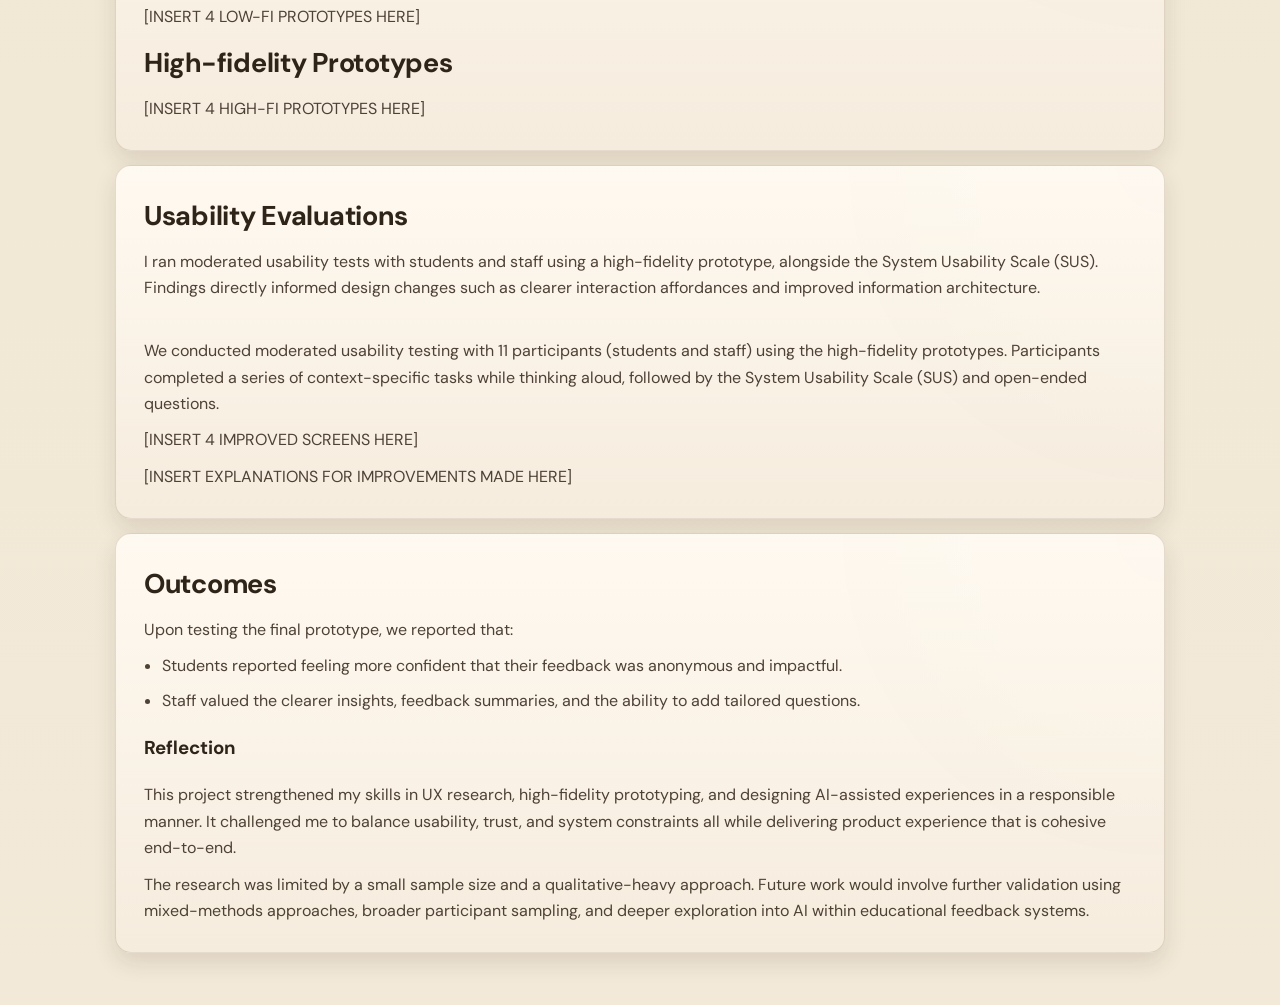
<file: report2barry.html>
<!DOCTYPE html>
<html lang="en">

<head>
  <meta charset="UTF-8">
  <meta name="viewport" content="width=device-width, initial-scale=1.0">
  <title>Report2Barry | Wu Jia Tan</title>
  <meta name="description" content="Report2Barry: a capstone project involving student feedback.">
  <link rel="preconnect" href="https://fonts.googleapis.com">
  <link rel="preconnect" href="https://fonts.gstatic.com" crossorigin>
  <link href="https://fonts.googleapis.com/css2?family=DM+Sans:wght@400;500;700;800&display=swap" rel="stylesheet">
  <link rel="stylesheet" href="./case-study.css">
</head>

<body>
  <header class="site-header">
    <div class="container nav-wrap">
      <a class="brand" href="./index.html">wuj.</a>
      <nav class="nav-links" aria-label="Primary">
        <a href="./index.html#work">work.</a>
        <a href="./index.html#about">about.</a>
        <a href="https://docs.google.com/document/d/10b4PqQH9OFdc1C3rZleHUP9OdImcb5h3JZwrV510hfc/edit?usp=sharing" target="_blank">resume.</a>
        <a href="https://www.linkedin.com/in/wujiatan/" target="_blank" rel="noopener">LinkedIn.</a>
      </nav>
    </div>
  </header>

  <main class="container">
    <section class="hero">
      <div class="header-left">
        <a class="back-circle back-circle-header" href="./index.html#work" aria-label="Go back to selected work">←</a>
      </div>
      <br>
      <p class="eyebrow">Case Study</p>
      <h1>Report2Barry</h1>
      <p class="hero-sub">
        A capstone project improving the process and outcomes of student feedback.
      </p>

      <figure class="hero-image-wrap">
        <img src="./images/report2barry/hero.png" alt="Report2Barry high-fidelity screens"
          class="hero-image">
      </figure>

      <div class="meta-grid">
        <div class="meta-item">
          <div class="meta-label">Role</div>
          <div class="meta-value">UX/UI Designer & Researcher</div>
        </div>
        <div class="meta-item">
          <div class="meta-label">Date</div>
          <div class="meta-value">Jul - Dec 2025</div>
        </div>
        <div class="meta-item">
          <div class="meta-label">Scope</div>
          <div class="meta-value">End-to-end overhaul of existing student feedback application</div>
        </div>
        <div class="meta-item">
          <div class="meta-label">Skills</div>
          <div class="meta-value">UX Research, Design Systems, Visual Design, Interaction Design</div>
        </div>
      </div>
    </section>

    <section class="cards">
      <article class="card" id="tldr-problem">
        <h2>Problem</h2>
        <p>University feedback systems produce low-quality responses and lack transparency, leading to disengagement from students and limited usefulness for staff.</p>
      </article>

      <article class="card" id="tldr-process">
        <h2>Process</h2>
        <p>I conducted qualitative research, synthesised insights, designed and iterated low- to high-fidelity prototypes in Figma, and evaluated through usability testing and SUS.</p>
      </article>

      <article class="card" id="tldr-outcome">
        <h2>Outcome</h2>
        <p>Designed an AI-assisted feedback platform that improves feedback quality, transparency, and trust between students and staff.</p>
        <p><a href="https://www.behance.net/gallery/237792671/Report2Barry">Click here</a> for a more comprehensive overview.</p>
      </article>

      <article class="card" id="context">
        <h2>Project Context</h2>
        <ul class="list">
          <li>I worked on a capstone UX project focused on improving Student Evaluation of Teaching (SET) systems to better support teaching staff and encourage more meaningful student feedback.</li>
          <li>On this project, I collaborated with one other team member over a 14-week period.</li>
          <li>I was responsible for the end-to-end design process, including user research, stakeholder analysis, ideation, prototyping, and evaluation.</li>
        </ul>
      </article>

      <article class="card" id="problem">
        <h2>The Problem</h2>
        <p>Our supervisor suggested this challenge to us as they saw potential in overhauling the current student feedback system. We were then provided a project brief which enabled us to begin preliminary research into the problem space.</p>
        <h3>Literature review</h3>
        <p>Based on current research surrounding existing SET systems:</p>
        <ul class="list">
            <li>They often suffer from <b>low response rates</b>, <b>survey fatigue</b>, and <b>vague/unhelpful comments</b>.</li>
            <li>Students <b>lack trust</b> that their feedback leads to change.</li>
            <li>Staff struggle to <b>extract actionable insights</b> from limited and low-quality data.</li>
        </ul>
        <h3>Preliminary research and gathered insights</h3>
        <p>I proceeded with the research by conducting qualitative interviews with both students and teaching staff examining current SET practices. We explored the motivations, frustractions, and expectations around feedback systems after subsequent thematic analysis.</p>
        <div class="result-images result-images-single result-images-fullwidth">
          <img class="result-image" src="./images/report2barry/problem1.avif"
            alt="Participants' feedback during interviews were then sorted into their respective categories">
        </div>
        <br>
        <p>Thus, we generated the folllowing key research questions:</p>
        <ol class="list">
          <b>
            <li>How do students perceive the effectiveness and accessibility of current feedback systems?</li>
            <li>How do staff perceive the quality, usefulness, and response rates of student feedback?</li>
        </b>
        </ol>
        <!-- TODO -->
        <h3>Here were our main findings:</h3>
        <p>[INSERT 3 MAIN FINDINGS HERE]</p>
      </article>

      <article class="card" id="results">
        <h2>The Solution</h2>
        <p>Here, we present our solution addressing the problems raised by current SET systems.</p>
        <br>
        <p><b>Report2Barry</b> is an all-in-one feedback platform integrated into the university's LMS (Learning Management System). It supports both students and staff through <b>AI-assisted features</b> and <b>transparent feedback loops</b>.</p>
        <h3>Core features include:</h3>
        <ol class="list">
          <li><b>AI-assissted prompting</b> to help students elaborate potentially vague responses.</li>
          <li><b>AI-generated summaries</b> used for feedback visualisation.</li>
          <li><b>Peer feedback visualisations</b>, unlocked after survey completion to reduce bias.</li>
          <li><b>Changelogs</b> showing how student feedback led to subject updates.</li>
          <li><b>Plain-language privacy</b> and <b>AI notices</b> to clearly explain data use and anonymity.</li>
        </ol>
      </article>

      <article class="card" id="solution">
        <h2>Developing the Solution</h2>
        <p>Getting to the final product was not a simple task; there were still many steps to take regarding research and design. We proceeded with figuring out <em>what</em> we will create and <em>how</em> we will achieve that.</p>
        <h3>Design goals</h3>
        <p>We began by outlining the goals of what our solution should achieve:</p>
        <ul class="list">
            <b><li>Encourage students to provide more richer and actionable feedback.</li>
            <li>Improve transparency around how feedback is used.</li>
            <li>Reduce staff effort in interpreting and managing feedback.</li></b>
        </ul>
        <p>Over the course of 14 weeks, we utilised the Double Diamond design model to help us develop Report2Barry. This framework helps to guide the design process by exploring the problem space first, before narrowing down to define and develop potential solutions.</p>
        <div class="result-images result-images-single result-images-fullwidth">
          <img class="result-image" src="./images/report2barry/developing1.avif"
            alt="Double Diamond design model">
        </div>
        <br>
        <p>With that, we proceeded with the following questions:</p>
        <h3>How might we...</h3>
        <ol class="list">
          <li>Make our feedback easy, safe, and trusted so <u><strong>students</strong></u> can see their input lead to real change?</li>
          <li>Give <u><strong>staff</strong></u> actionable, representative feedback with the right tools to confidently improve teaching?</li>
        </ol>
      </article>

      <article class="card" id="solution">
        <h2>Identifying Features and Screens</h2>
        <p>The image below showcases the various screens we identified to be essential for Report2Barry, in line with the core features previously mentioned.</p>
        <!-- TODO -->
        <p>[INSERT THE THREE PICS HERE]</p>
        <br>
        <p>Afterwards, the project progressed towards low- and high-fidelity prototypes in Figma.</p>
        <h2>Low-fidelity Prototypes</h2>
        <!-- TODO -->
        <p>[INSERT 4 LOW-FI PROTOTYPES HERE]</p>
        <!-- TODO -->
        <h2>High-fidelity Prototypes</h2>
        <p>[INSERT 4 HIGH-FI PROTOTYPES HERE]</p>
      </article>

      <article class="card" id="solution">
        <h2>Usability Evaluations</h2>
        <p>I ran moderated usability tests with students and staff using a high-fidelity prototype, alongside the System Usability Scale (SUS). Findings directly informed design changes such as clearer interaction affordances and improved information architecture.</p>
        <br>
        <p>We conducted moderated usability testing with 11 participants (students and staff) using the high-fidelity prototypes. Participants completed a series of context-specific tasks while thinking aloud, followed by the System Usability Scale (SUS) and open-ended questions.</p>
        <!-- TODO -->
        <p>[INSERT 4 IMPROVED SCREENS HERE]</p>
        <p>[INSERT EXPLANATIONS FOR IMPROVEMENTS MADE HERE]</p>
      </article>

      <article class="card" id="reflection">
        <h2>Outcomes</h2>
        <p>Upon testing the final prototype, we reported that:</p>
        <ul class="list">
          <li>Students reported feeling more confident that their feedback was anonymous and impactful.</li>
          <li>Staff valued the clearer insights, feedback summaries, and the ability to add tailored questions.</li>
        </ul>
        <h3>Reflection</h3>
        <p>This project strengthened my skills in UX research, high-fidelity prototyping, and designing AI-assisted experiences in a responsible manner. It challenged me to balance usability, trust, and system constraints all while delivering product experience that is cohesive end-to-end.</p>
        <p>The research was limited by a small sample size and a qualitative-heavy approach. Future work would involve further validation using mixed-methods approaches, broader participant sampling, and deeper exploration into AI within educational feedback systems.</p>
      </article>
    </section>
  </main>
</body>

</html>
</file>
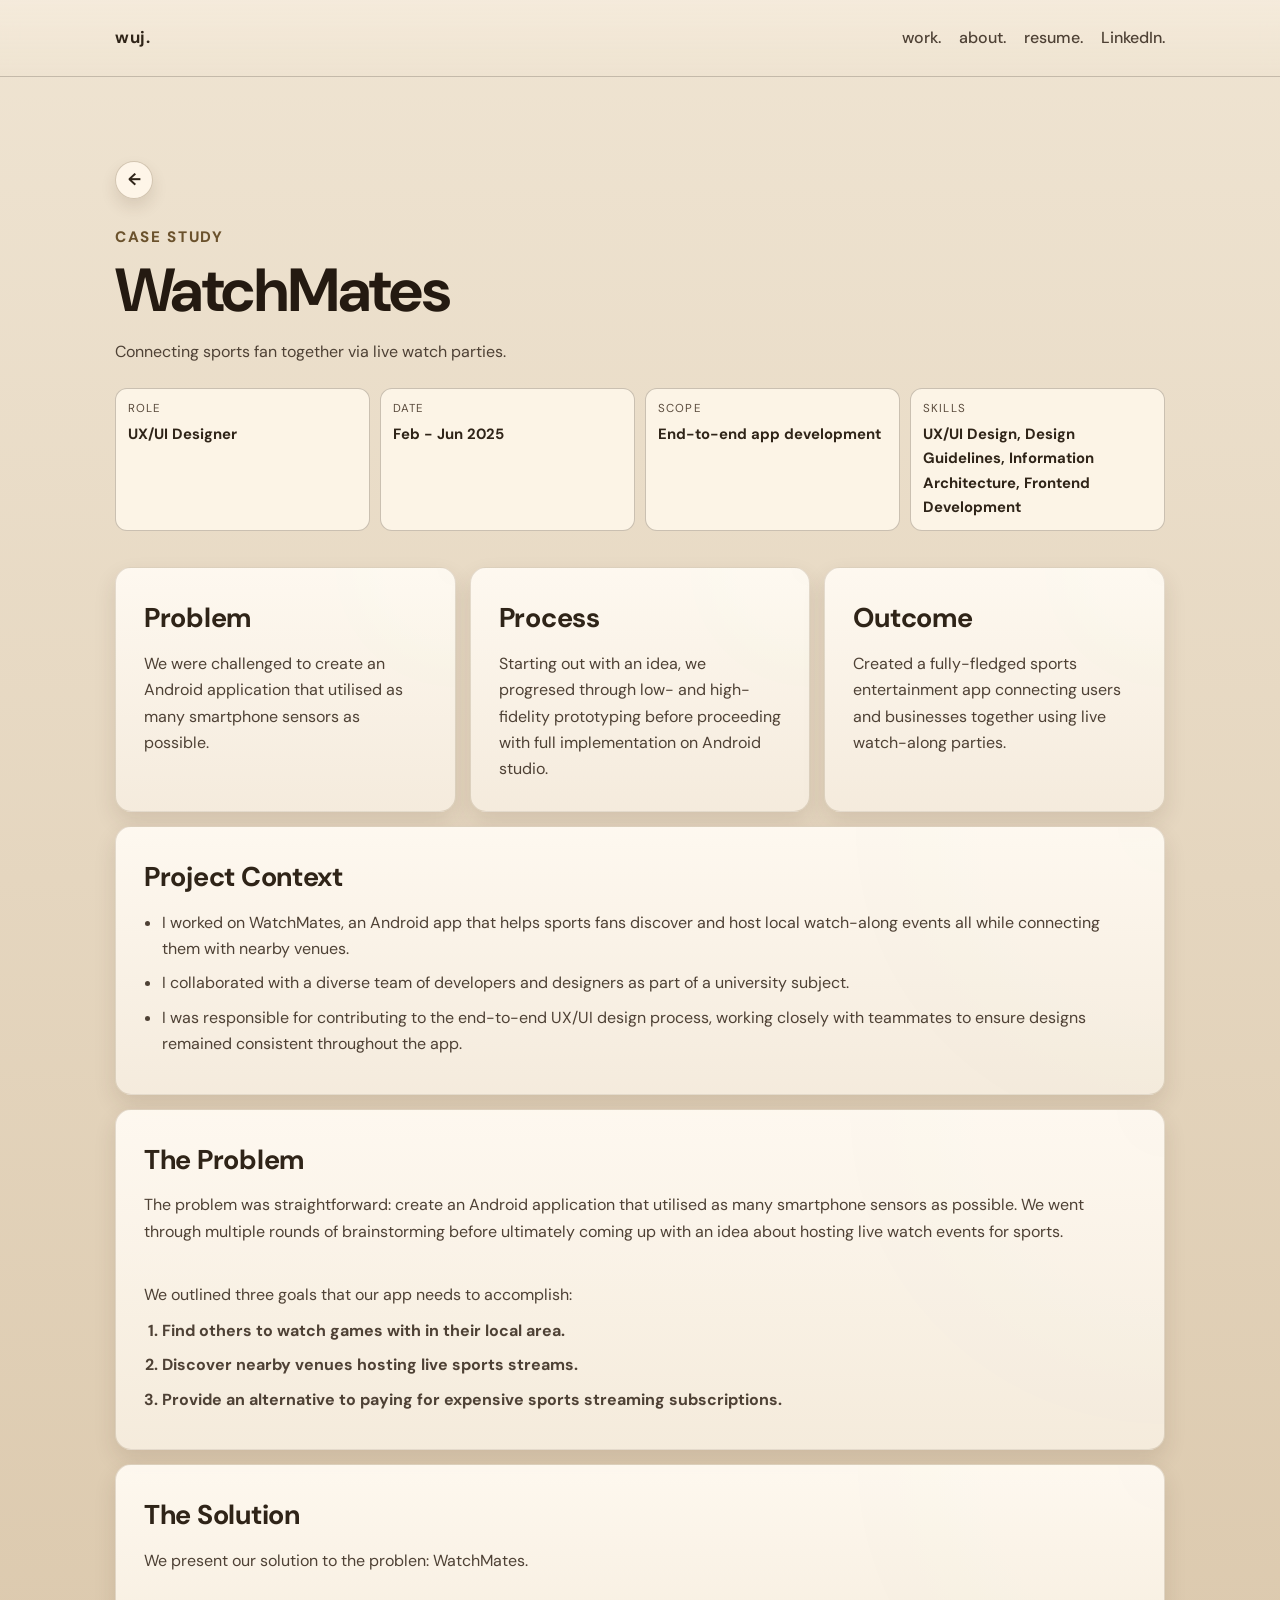
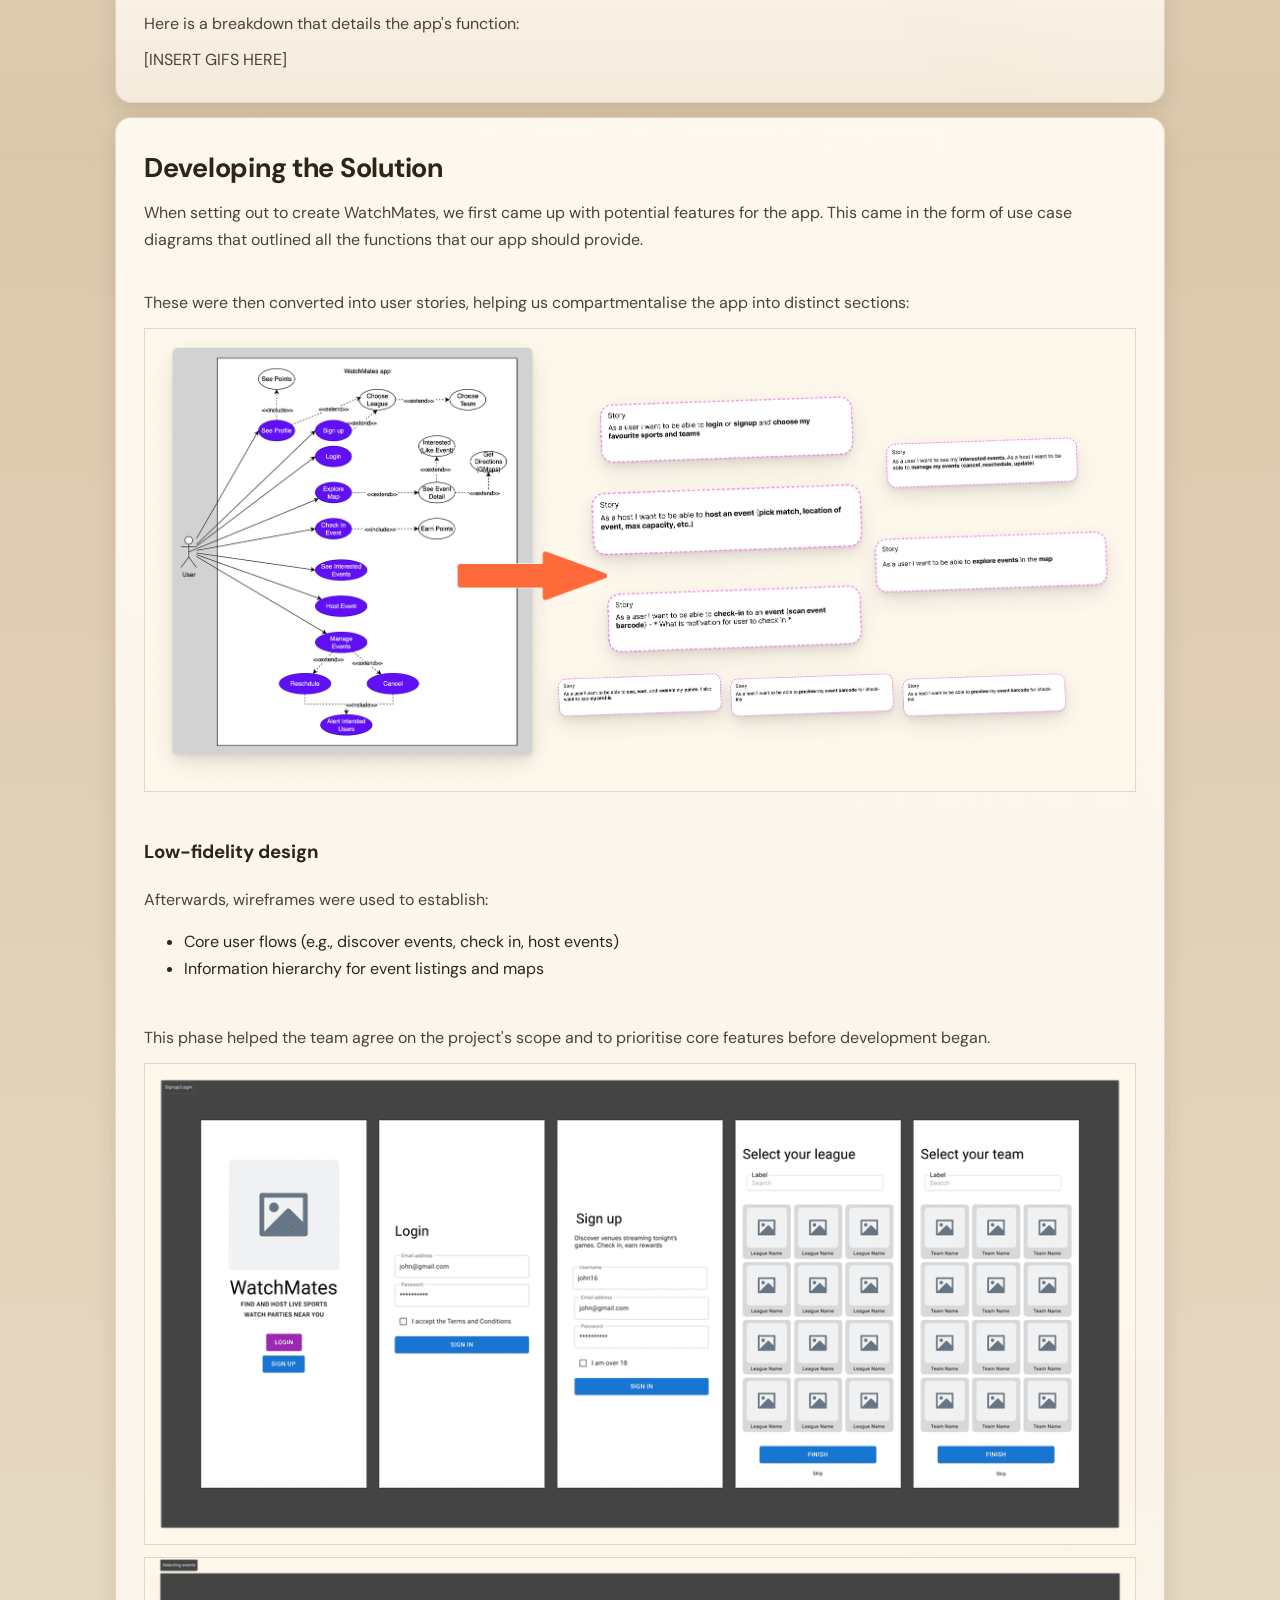
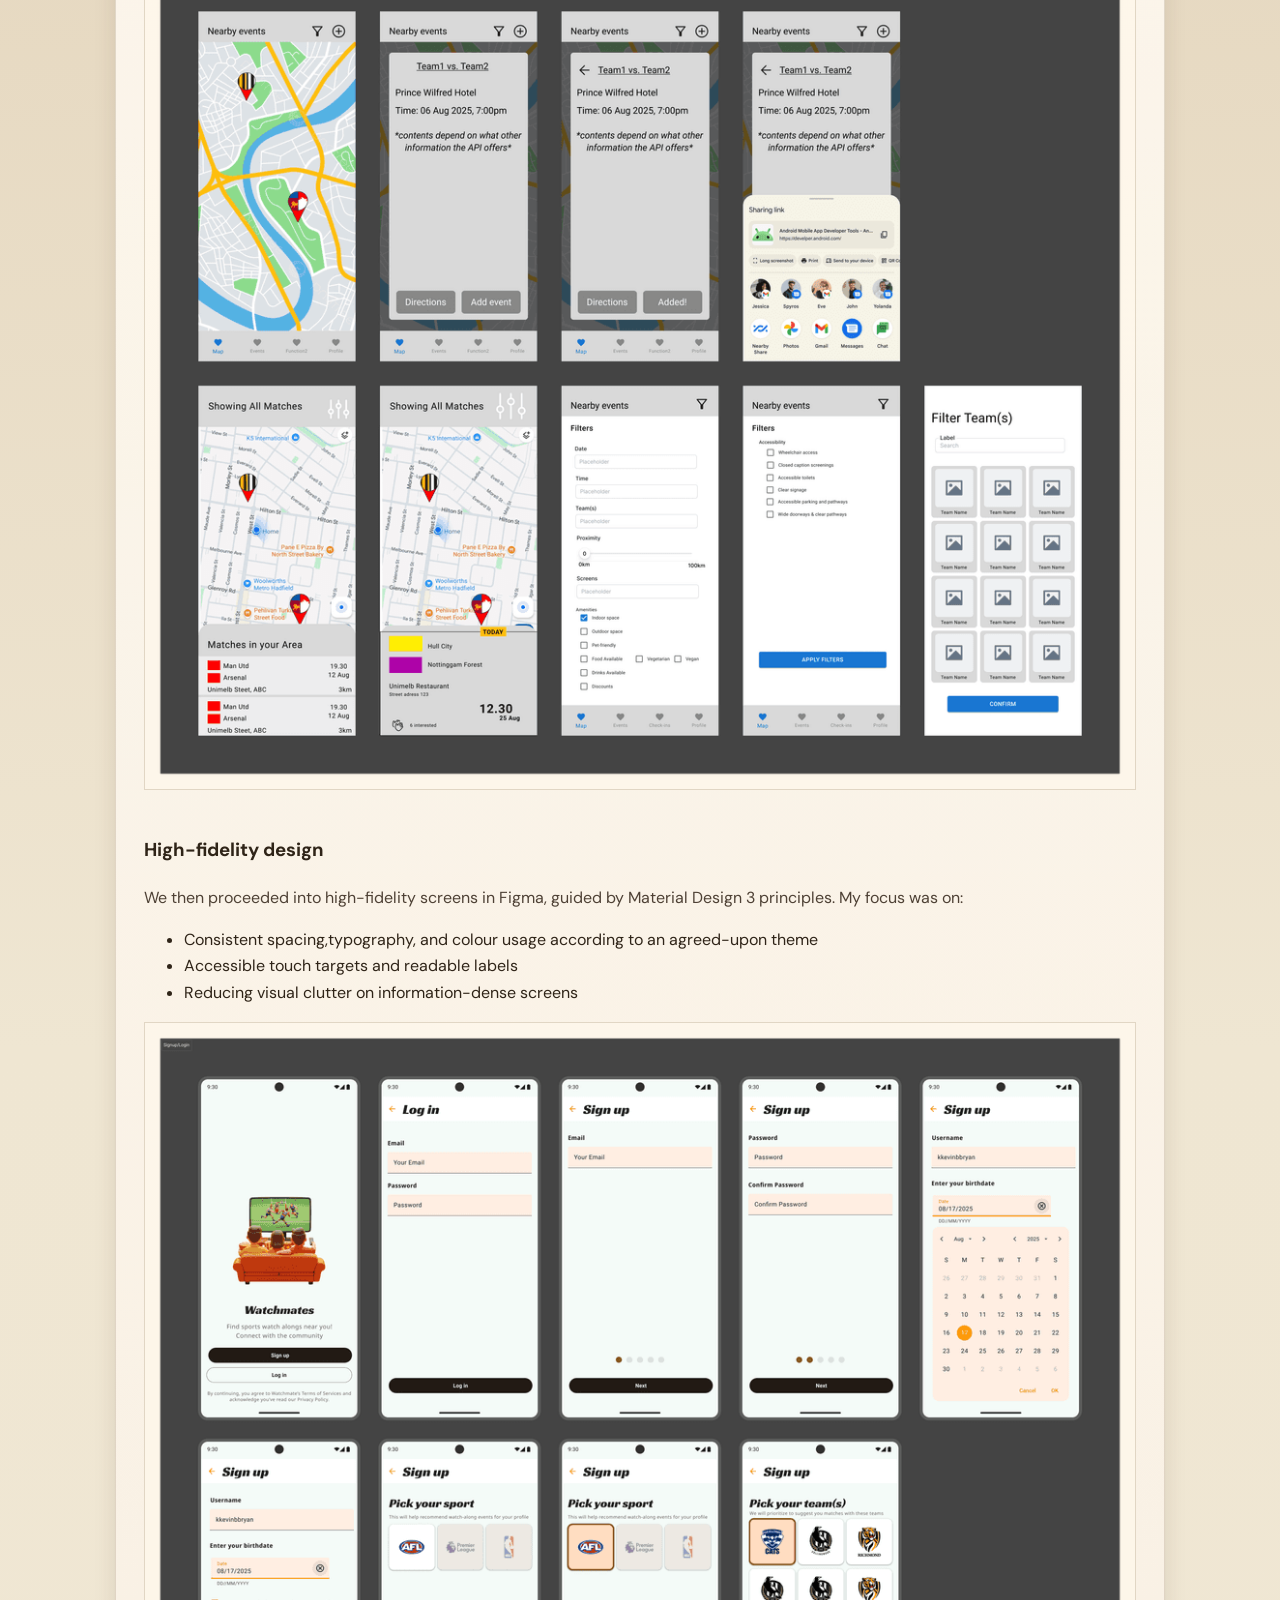
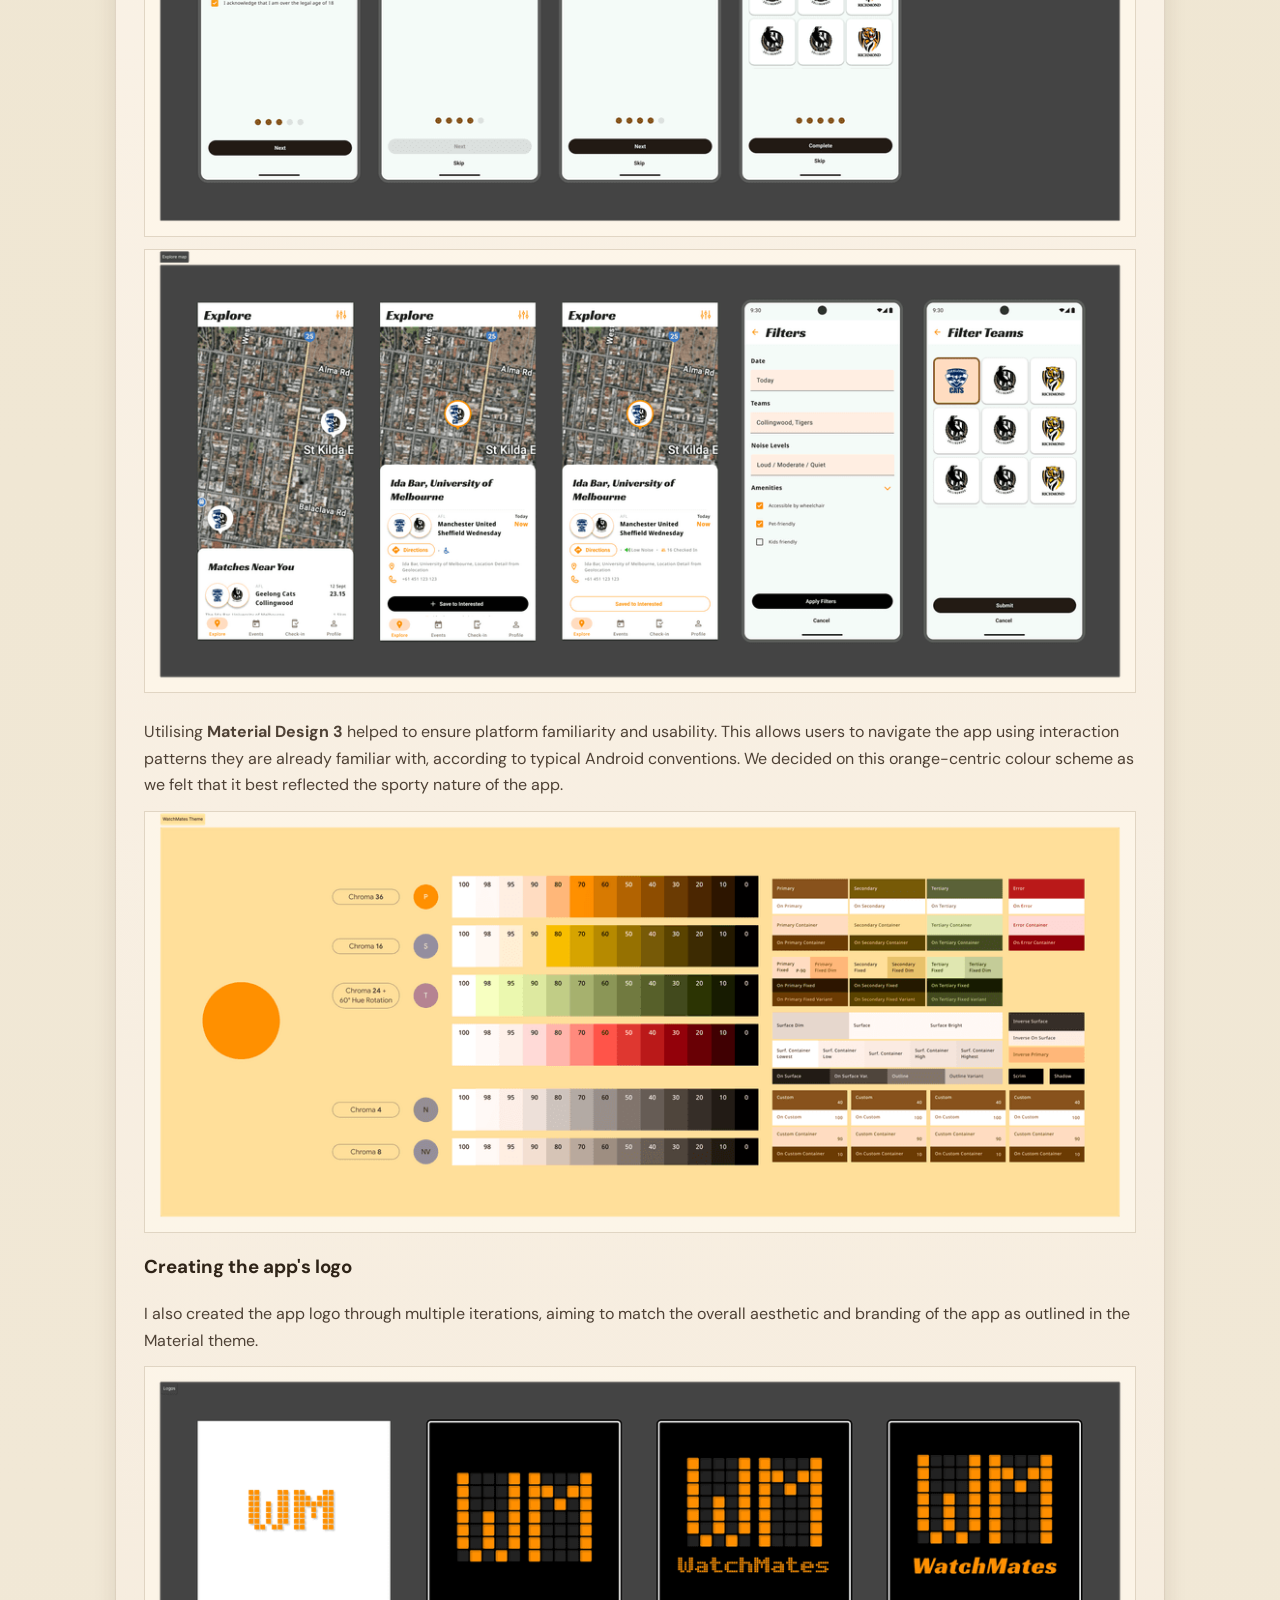
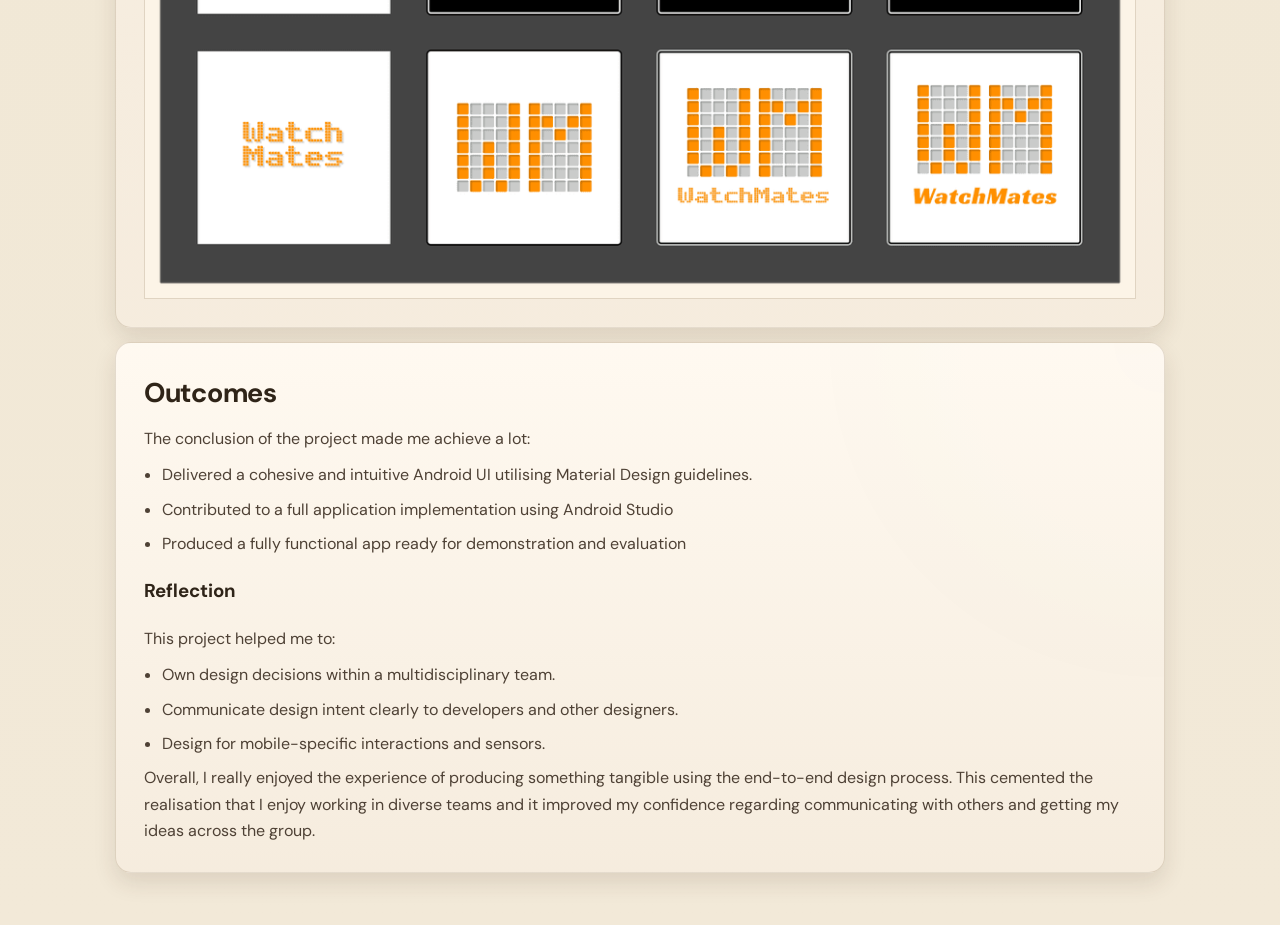
<file: watchmates.html>
<!DOCTYPE html>
<html lang="en">

<head>
  <meta charset="UTF-8">
  <meta name="viewport" content="width=device-width, initial-scale=1.0">
  <title>WatchMates | Wu Jia Tan</title>
  <meta name="description" content="Case study: WatchMates, an Android-based sports app.">
  <link rel="preconnect" href="https://fonts.googleapis.com">
  <link rel="preconnect" href="https://fonts.gstatic.com" crossorigin>
  <link href="https://fonts.googleapis.com/css2?family=DM+Sans:wght@400;500;700;800&display=swap" rel="stylesheet">
  <link rel="stylesheet" href="./case-study.css">
</head>

<body>
  <header class="site-header">
    <div class="container nav-wrap">
      <a class="brand" href="./index.html">wuj.</a>
      <nav class="nav-links" aria-label="Primary">
        <a href="./index.html#work">work.</a>
        <a href="./index.html#about">about.</a>
        <a href="https://docs.google.com/document/d/10b4PqQH9OFdc1C3rZleHUP9OdImcb5h3JZwrV510hfc/edit?usp=sharing" target="_blank">resume.</a>
        <a href="https://www.linkedin.com/in/wujiatan/" target="_blank" rel="noopener">LinkedIn.</a>
      </nav>
    </div>
  </header>

  <main class="container">
    <section class="hero">
      <div class="header-left">
        <a class="back-circle back-circle-header" href="./index.html#work" aria-label="Go back to selected work">←</a>
      </div>
      <br>
      <p class="eyebrow">Case Study</p>
      <h1>WatchMates</h1>
      <p class="hero-sub">
        Connecting sports fan together via live watch parties.
      </p>

      <!-- TODO: Add a hero image for watchmates -->
      <!-- <figure class="hero-image-wrap">
        <img src="./images/rbg-usability-study/hero.avif" alt="Royal Botanic Gardens usability study hero visual"
          class="hero-image">
      </figure> -->

      <div class="meta-grid">
        <div class="meta-item">
          <div class="meta-label">Role</div>
          <div class="meta-value">UX/UI Designer</div>
        </div>
        <div class="meta-item">
          <div class="meta-label">Date</div>
          <div class="meta-value">Feb - Jun 2025</div>
        </div>
        <div class="meta-item">
          <div class="meta-label">Scope</div>
          <div class="meta-value">End-to-end app development</div>
        </div>
        <div class="meta-item">
          <div class="meta-label">Skills</div>
          <div class="meta-value">UX/UI Design, Design Guidelines, Information Architecture, Frontend Development</div>
        </div>
      </div>
    </section>

    <section class="cards">
      <article class="card" id="tldr-problem">
        <h2>Problem</h2>
        <p>We were challenged to create an Android application that utilised as many smartphone sensors as possible.</p>
      </article>

      <article class="card" id="tldr-process">
        <h2>Process</h2>
        <p>Starting out with an idea, we progresed through low- and high-fidelity prototyping before proceeding with full implementation on Android studio.</p>
      </article>

      <article class="card" id="tldr-outcome">
        <h2>Outcome</h2>
        <p>Created a fully-fledged sports entertainment app connecting users and businesses together using live watch-along parties.</p>
      </article>

      <article class="card" id="context">
        <h2>Project Context</h2>
        <ul class="list">
          <li>I worked on WatchMates, an Android app that helps sports fans discover and host local watch-along events all while connecting them with nearby venues.</li>
          <li>I collaborated with a diverse team of developers and designers as part of a university subject.</li>
          <li>I was responsible for contributing to the end-to-end UX/UI design process, working closely with teammates to ensure designs remained consistent throughout the app.</li>
        </ul>
      </article>

      <article class="card" id="problem">
        <h2>The Problem</h2>
        <p>
          The problem was straightforward: create an Android application that utilised as many smartphone sensors as possible. We went through multiple rounds of brainstorming before ultimately coming up with an idea about hosting live watch events for sports.
        </p>
        <br>
        <p>We outlined three goals that our app needs to accomplish:</p>
        <ol class="list">
          <b>
            <li>Find others to watch games with in their local area.</li>
            <li>Discover nearby venues hosting live sports streams.</li>
            <li>Provide an alternative to paying for expensive sports streaming subscriptions.</li>
          </b>
        </ol>
      </article>

      <article class="card" id="results">
        <h2>The Solution</h2>
        <p>We present our solution to the problen: WatchMates.</p>
        <br>
        <p>Here is a breakdown that details the app's function:</p>
        <!-- TODO: Add GIFs of the app as detailed on the Framer page. -->
         <p>[INSERT GIFS HERE]</p>
      </article>

      <!-- TODO: Add grey, italicised caption text underneath each image! -->
      <article class="card" id="solution">
        <h2>Developing the Solution</h2>
        <p>When setting out to create WatchMates, we first came up with potential features for the app. This came in the form of use case diagrams that outlined all the functions that our app should provide.
        </p>
        <br>
        <p>
          These were then converted into user stories, helping us compartmentalise the app into distinct sections:</p>
        <div class="result-images result-images-single result-images-fullwidth">
          <img class="result-image" src="./images/watchmates/solutions1.avif"
            alt="Use case diagram">
        </div>
        <br>
        <h3>Low-fidelity design</h3>
        <p>
          Afterwards, wireframes were used to establish:
        </p>
        <ul>
          <li>Core user flows (e.g., discover events, check in, host events)</li>
          <li>Information hierarchy for event listings and maps</li>
        </ul>
        <br>
        <p>This phase helped the team agree on the project's scope and to prioritise core features before development began.
        </p>
        <div class="result-images result-images-single result-images-fullwidth">
          <img class="result-image" src="./images/watchmates/solutions2.png"
            alt="Low-fidelity mockup of the signup/login flow">
        </div>
        <div class="result-images result-images-single result-images-fullwidth">
          <img class="result-image" src="./images/watchmates/solutions3.png"
            alt="Low-fidelity mockup of viewing sports events and applying filters">
        </div>
        <br>
        <h3>High-fidelity design</h3>
        <p>
          We then proceeded into high-fidelity screens in Figma, guided by Material Design 3 principles. My focus was on:
        </p>
        <ul>
          <li>Consistent spacing,typography, and colour usage according to an agreed-upon theme</li>
          <li>Accessible touch targets and readable labels</li>
          <li>Reducing visual clutter on information-dense screens</li>
        </ul>
        <div class="result-images result-images-single result-images-fullwidth">
          <img class="result-image" src="./images/watchmates/solutions4.png"
            alt="High-fidelity version of the signup/login flow">
        </div>
        <div class="result-images result-images-single result-images-fullwidth">
          <img class="result-image" src="./images/watchmates/solutions5.png"
            alt="High-fidelity version of viewing sports events and applying filters">
        </div>
        <br>
        <p>Utilising <b>Material Design 3</b> helped to ensure platform familiarity and usability. This allows users to navigate the app using interaction patterns they are already familiar with, according to typical Android conventions. We decided on this orange-centric colour scheme as we felt that it best reflected the sporty nature of the app.</p>
        <div class="result-images result-images-single result-images-fullwidth">
          <img class="result-image" src="./images/watchmates/solutions6.png"
            alt="The WatchMates theme devleoped using the Material Theme Builder on Figma">
        </div>
        <h3>Creating the app's logo</h3>
        <p>I also created the app logo through multiple iterations, aiming to match the overall aesthetic and branding of the app as outlined in the Material theme.</p>
        <div class="result-images result-images-single result-images-fullwidth">
          <img class="result-image" src="./images/watchmates/solutions7.png"
            alt="Previous iterations of the WatchMates logo">
        </div>
      </article>

      <article class="card" id="reflection">
        <h2>Outcomes</h2>
        <p>The conclusion of the project made me achieve a lot:</p>
        <ul class="list">
          <li>Delivered a cohesive and intuitive Android UI utilising Material Design guidelines.</li>
          <li>Contributed to a full application implementation using Android Studio</li>
          <li>Produced a fully functional app ready for demonstration and evaluation</li>
        </ul>
        <h3>Reflection</h3>
        <p>This project helped me to:</p>
        <ul class="list">
          <li>Own design decisions within a multidisciplinary team.</li>
          <li>Communicate design intent clearly to developers and other designers.</li>
          <li>Design for mobile-specific interactions and sensors.</li>
        </ul>
        <p>
          Overall, I really enjoyed the experience of producing something tangible using the end-to-end design process. This cemented the realisation that I enjoy working in diverse teams and it improved my confidence regarding communicating with others and getting my ideas across the group.
        </p>
      </article>
    </section>
  </main>
</body>

</html>
</file>
<file: case-study.css>
:root {
  --bg-hero-brown: #eadfcf;
  --bg-hero-shadow: #dbc8ac;
  --bg-content-green: #efe6d2;
  --text: #2f2418;
  --text-muted: #4e4135;
  --accent: #86b895;
  --accent-strong: #5f976f;
  --accent-gold-light: #f5d87a;
  --border: rgba(74, 58, 40, 0.28);
}

*,
*::before,
*::after {
  box-sizing: border-box;
}

body {
  margin: 0;
  font-family: "DM Sans", system-ui, -apple-system, Segoe UI, Roboto, Arial, sans-serif;
  color: var(--text);
  background: linear-gradient(
    180deg,
    #efe4d2 0%,
    var(--bg-hero-shadow) 24%,
    var(--bg-content-green) 58%,
    #f2e9d8 100%
  );
  line-height: 1.65;
}

html {
  scroll-behavior: smooth;
}

a {
  color: inherit;
}

.container {
  width: min(1050px, 92vw);
  margin-inline: auto;
}

.site-header {
  position: sticky;
  top: 0;
  z-index: 10;
  border-bottom: 1px solid var(--border);
  background: linear-gradient(180deg, rgba(245, 235, 220, 0.92), rgba(238, 227, 208, 0.85));
  backdrop-filter: blur(8px);
}

.nav-wrap {
  min-height: 76px;
  display: flex;
  align-items: center;
  justify-content: space-between;
  gap: 20px;
}

.header-left {
  display: flex;
  align-items: center;
  gap: 10px;
}

.brand {
  text-decoration: none;
  font-size: 1.05rem;
  letter-spacing: 0.03em;
  font-weight: 700;
  font-family: "DM Sans", system-ui, -apple-system, Segoe UI, Roboto, Arial, sans-serif;
}

.nav-links {
  display: flex;
  flex-wrap: wrap;
  gap: 18px;
}

.nav-links a {
  color: var(--text-muted);
  font-weight: 500;
  text-decoration: none;
  transition: color 160ms ease;
}

.nav-links a:hover,
.nav-links a:focus-visible {
  color: var(--text);
}

.hero {
  padding: clamp(40px, 7vw, 84px) 0 26px;
}

.back-circle {
  width: 44px;
  height: 44px;
  border-radius: 999px;
  display: inline-flex;
  align-items: center;
  justify-content: center;
  margin: 0 0 14px;
  border: 1px solid rgba(109, 84, 49, 0.3);
  background: rgba(255, 248, 236, 0.9);
  color: var(--text);
  font-size: 1.2rem;
  font-weight: 700;
  text-decoration: none;
  box-shadow: 0 8px 16px rgba(64, 44, 24, 0.12);
  transition: transform 160ms ease, background-color 160ms ease, border-color 160ms ease;
}

.back-circle-header {
  margin: 0;
  width: 38px;
  height: 38px;
  font-size: 1.05rem;
}

.back-circle:hover {
  transform: translateY(-1px);
  background: rgba(255, 248, 236, 1);
  border-color: rgba(109, 84, 49, 0.45);
}

.back-circle:focus-visible {
  outline: 2px solid #6b522d;
  outline-offset: 3px;
}

.eyebrow {
  margin: 0 0 8px;
  font-size: 0.95rem;
  letter-spacing: 0.11em;
  text-transform: uppercase;
  color: #6b522d;
  font-weight: 800;
}

h1 {
  margin: 0;
  font-size: clamp(2.2rem, 5vw, 3.8rem);
  line-height: 1.1;
  letter-spacing: -0.02em;
  max-width: 18ch;
  color: #241a11;
}

.hero-sub {
  margin: 14px 0 0;
  color: var(--text-muted);
  max-width: 72ch;
}

.hero-image-wrap {
  margin: 20px 0 24px;
  border-radius: 16px;
  overflow: hidden;
  border: 1px solid rgba(109, 84, 49, 0.2);
  box-shadow: 0 14px 30px rgba(64, 44, 24, 0.14);
  background: rgba(255, 248, 236, 0.6);
}

.hero-image {
  display: block;
  width: 100%;
  height: clamp(220px, 42vw, 440px);
  object-fit: cover;
  object-position: center;
}

.meta-grid {
  margin-top: 22px;
  display: grid;
  gap: 10px;
  grid-template-columns: repeat(4, minmax(0, 1fr));
}

.meta-item {
  border: 1px solid var(--border);
  border-radius: 12px;
  background: rgba(255, 248, 236, 0.85);
  padding: 10px 12px;
}

.meta-label {
  font-size: 0.72rem;
  letter-spacing: 0.1em;
  text-transform: uppercase;
  color: #5a4b3d;
}

.meta-value {
  margin-top: 4px;
  font-weight: 700;
  font-size: 0.93rem;
}

.cards {
  padding: 10px 0 52px;
  display: grid;
  gap: 14px;
  grid-template-columns: repeat(12, minmax(0, 1fr));
}

.card {
  grid-column: 1 / -1;
  border: 1px solid rgba(109, 84, 49, 0.18);
  border-radius: 16px;
  padding: clamp(18px, 2.4vw, 28px);
  background:
    linear-gradient(180deg, rgba(255, 250, 242, 0.95), rgba(245, 236, 222, 0.95)),
    radial-gradient(circle at 100% 0%, rgba(134, 184, 149, 0.13) 0%, rgba(134, 184, 149, 0) 40%);
  box-shadow: 0 10px 22px rgba(64, 44, 24, 0.12);
}

#tldr-problem,
#tldr-process,
#tldr-outcome {
  grid-column: span 4;
}

.card h2 {
  margin: 0 0 10px;
  font-size: clamp(1.25rem, 2.3vw, 1.7rem);
  letter-spacing: -0.01em;
}

.card p {
  margin: 0 0 10px;
  color: var(--text-muted);
}

.card p:last-child {
  margin-bottom: 0;
}

.inline-highlight {
  color: var(--text);
  font-weight: 700;
}

.quote {
  margin: 12px 0 0;
  padding: 10px 12px;
  border-left: 3px solid rgba(245, 216, 122, 0.56);
  background: rgba(95, 81, 67, 0.12);
  color: var(--text);
  font-style: italic;
}

.list {
  margin: 0;
  padding-left: 18px;
  color: var(--text-muted);
}

.list li {
  margin-bottom: 8px;
}

.result-images {
  margin-top: 12px;
  display: grid;
  grid-template-columns: repeat(2, minmax(0, 1fr));
  gap: 10px;
}

.result-images-single {
  grid-template-columns: 1fr;
  justify-items: center;
}

.result-images-single .result-image {
  max-width: min(560px, 100%);
}

.result-images-fullwidth {
  justify-items: stretch;
}

.result-images-fullwidth .result-image {
  max-width: none;
}

.result-image {
  width: 100%;
  height: auto;
  border-radius: 0;
  border: 1px solid rgba(109, 84, 49, 0.2);
  background: rgba(255, 248, 236, 0.7);
  display: block;
}

.recommendation {
  margin-top: 14px;
  border: 1px solid var(--border);
  border-radius: 12px;
  padding: 12px 14px;
  background: rgba(255, 248, 236, 0.72);
}

.recommendation h3 {
  margin: 0 0 6px;
  font-size: 1rem;
}

.metrics-grid {
  display: grid;
  grid-template-columns: repeat(4, minmax(0, 1fr));
  gap: 10px;
  margin: 0 0 14px;
}

.metric-chip {
  border: 1px solid rgba(109, 84, 49, 0.2);
  border-radius: 10px;
  background: rgba(255, 248, 236, 0.7);
  padding: 10px;
}

.metric-label {
  margin: 0;
  color: #5a4b3d;
  font-size: 0.73rem;
  letter-spacing: 0.07em;
  text-transform: uppercase;
}

.metric-value {
  margin: 4px 0 0;
  font-size: 1.15rem;
  font-weight: 800;
  color: var(--text);
}

.media-placeholder-grid {
  display: grid;
  grid-template-columns: repeat(2, minmax(0, 1fr));
  gap: 10px;
  margin-top: 10px;
}

.media-placeholder {
  min-height: 110px;
  border: 1px dashed rgba(245, 216, 122, 0.28);
  border-radius: 10px;
  display: grid;
  place-items: center;
  text-align: center;
  padding: 14px;
  color: var(--text-muted);
  font-size: 0.88rem;
  background: rgba(255, 248, 236, 0.66);
}

.image-placeholder {
  margin-top: 14px;
  min-height: 190px;
  border: 1px dashed rgba(245, 216, 122, 0.35);
  border-radius: 12px;
  background: rgba(255, 248, 236, 0.66);
  display: grid;
  place-items: center;
  text-align: center;
  padding: 16px;
}

.image-placeholder-label {
  margin: 0 0 6px;
  color: #6b522d;
  font-size: 0.76rem;
  letter-spacing: 0.1em;
  font-weight: 700;
  text-transform: uppercase;
}

.image-placeholder p {
  margin: 0;
}

@media (max-width: 860px) {
  .nav-wrap {
    min-height: auto;
    padding: 10px 0;
    flex-direction: column;
    align-items: flex-start;
    gap: 10px;
  }

  .meta-grid {
    grid-template-columns: repeat(2, minmax(0, 1fr));
  }

  .metrics-grid {
    grid-template-columns: repeat(2, minmax(0, 1fr));
  }

  .media-placeholder-grid {
    grid-template-columns: 1fr;
  }

  .result-images {
    grid-template-columns: 1fr;
  }
}

@media (max-width: 980px) {
  #tldr-problem,
  #tldr-process,
  #tldr-outcome {
    grid-column: 1 / -1;
  }
}

@media (max-width: 560px) {
  .meta-grid {
    grid-template-columns: 1fr;
  }
}
</file>
